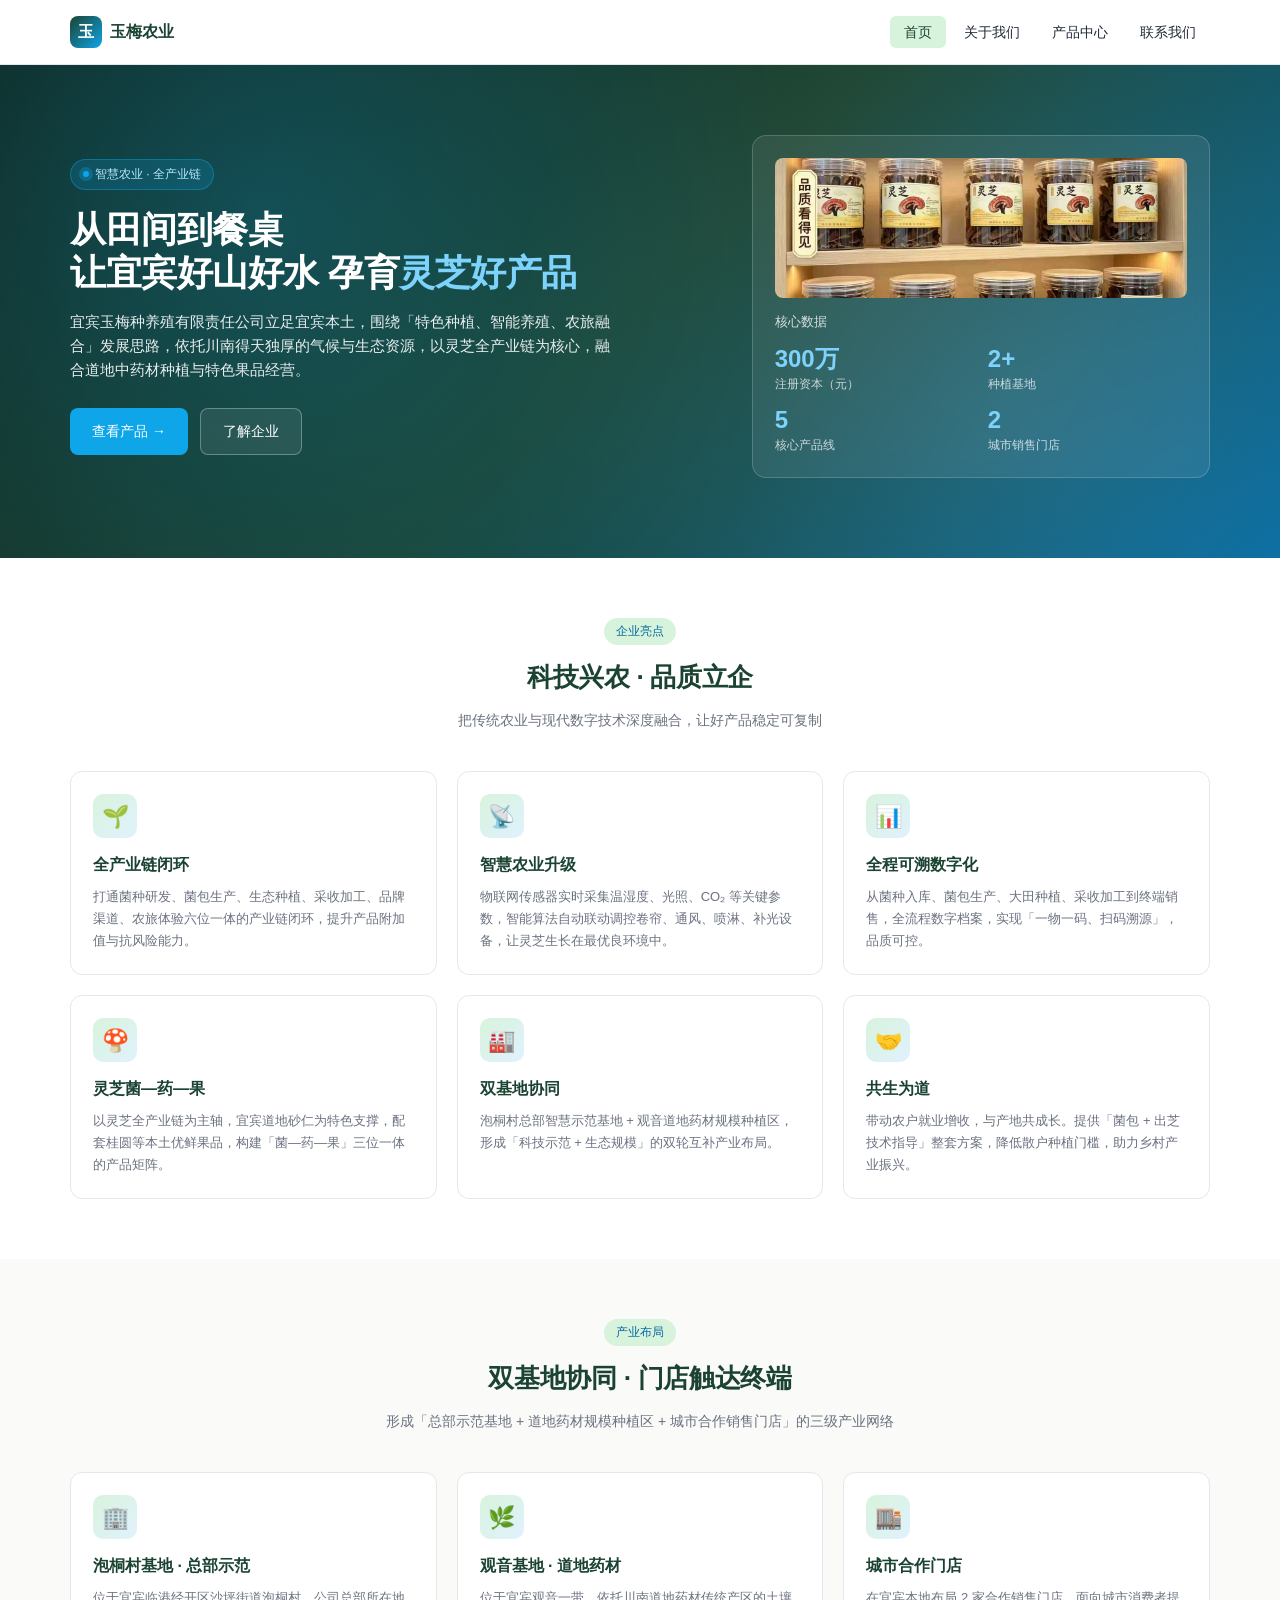
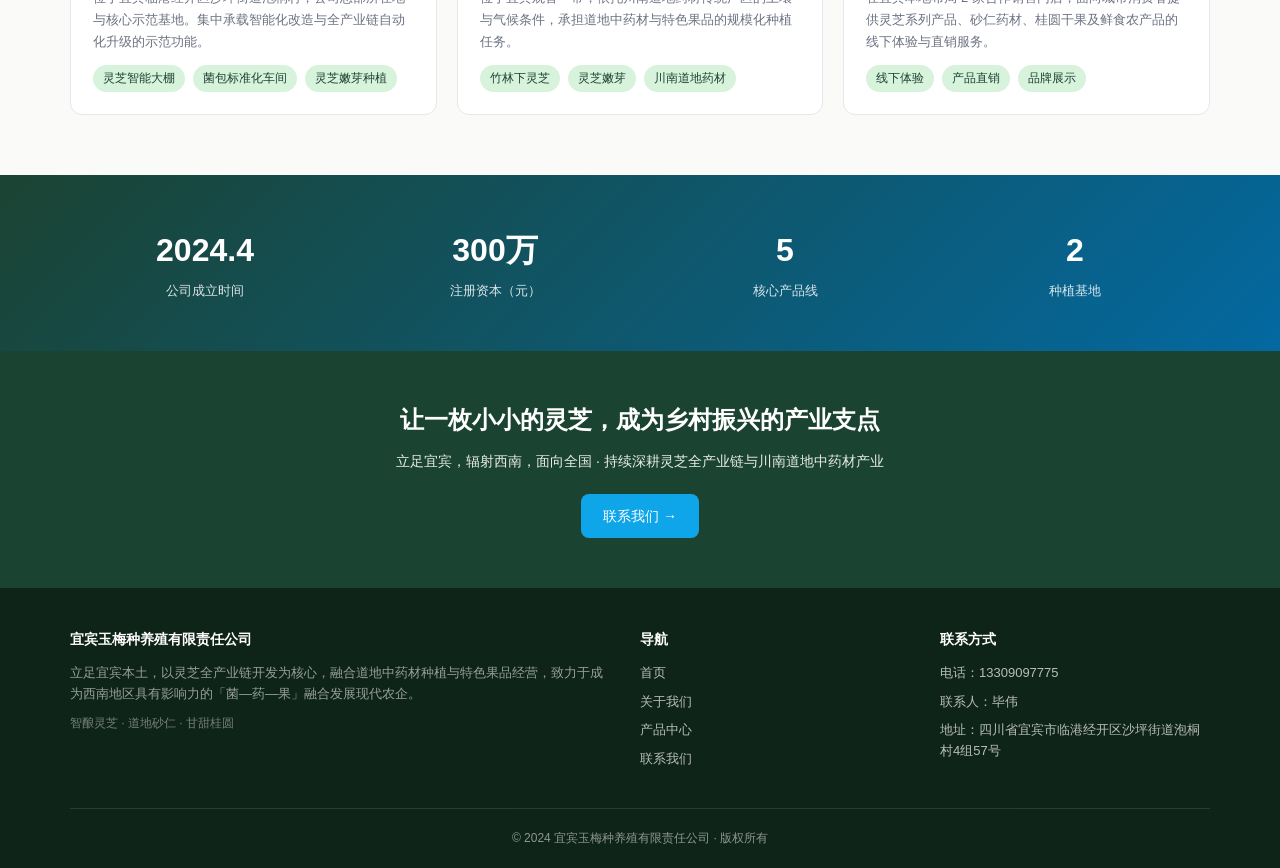
<file: index.html>
<!DOCTYPE html>
<html lang="zh-CN">
<head>
<meta charset="UTF-8">
<meta name="viewport" content="width=device-width, initial-scale=1.0">
<title>宜宾玉梅种养殖有限责任公司 · 智慧灵芝全产业链</title>
<meta name="description" content="宜宾玉梅种养殖有限责任公司，立足宜宾本土，以灵芝全产业链开发为核心，融合道地中药材种植与特色果品经营，构建菌-药-果三位一体的现代农商生态。">
<link rel="stylesheet" href="assets/style.css">
</head>
<body>

<!-- 导航 -->
<nav class="navbar">
  <div class="container">
    <a href="index.html" class="logo">
      <span class="logo-mark">玉</span>
      <span>玉梅农业</span>
    </a>
    <ul class="nav-menu" id="navMenu">
      <li><a href="index.html" class="active">首页</a></li>
      <li><a href="about.html">关于我们</a></li>
      <li><a href="products.html">产品中心</a></li>
      <li><a href="contact.html">联系我们</a></li>
    </ul>
    <button class="nav-toggle" id="navToggle" aria-label="菜单">≡</button>
  </div>
</nav>

<!-- Hero -->
<section class="hero">
  <div class="container">
    <div>
      <div class="hero-tag"><span class="dot"></span>智慧农业 · 全产业链</div>
      <h1>从田间到餐桌<br>让宜宾好山好水 孕育<span class="accent">灵芝好产品</span></h1>
      <p>宜宾玉梅种养殖有限责任公司立足宜宾本土，围绕「特色种植、智能养殖、农旅融合」发展思路，依托川南得天独厚的气候与生态资源，以灵芝全产业链为核心，融合道地中药材种植与特色果品经营。</p>
      <div class="hero-actions">
        <a href="products.html" class="btn btn-primary">查看产品 →</a>
        <a href="about.html" class="btn btn-ghost">了解企业</a>
      </div>
    </div>
    <div class="hero-card">
      <div style="height:140px;border-radius:8px;overflow:hidden;margin-bottom:14px;">
        <img src="assets/images/lingzhi-shelf.jpg" alt="玉梅灵芝产品" style="width:100%;height:100%;object-fit:cover;display:block;">
      </div>
      <h3>核心数据</h3>
      <div class="hero-stats">
        <div class="hero-stat">
          <div class="num">300万</div>
          <div class="label">注册资本（元）</div>
        </div>
        <div class="hero-stat">
          <div class="num">2+</div>
          <div class="label">种植基地</div>
        </div>
        <div class="hero-stat">
          <div class="num">5</div>
          <div class="label">核心产品线</div>
        </div>
        <div class="hero-stat">
          <div class="num">2</div>
          <div class="label">城市销售门店</div>
        </div>
      </div>
    </div>
  </div>
</section>

<!-- 企业亮点 -->
<section class="section section-alt">
  <div class="container">
    <div class="section-header">
      <span class="eyebrow">企业亮点</span>
      <h2>科技兴农 · 品质立企</h2>
      <p>把传统农业与现代数字技术深度融合，让好产品稳定可复制</p>
    </div>
    <div class="grid grid-3">
      <div class="card">
        <div class="card-icon">🌱</div>
        <h3>全产业链闭环</h3>
        <p>打通菌种研发、菌包生产、生态种植、采收加工、品牌渠道、农旅体验六位一体的产业链闭环，提升产品附加值与抗风险能力。</p>
      </div>
      <div class="card">
        <div class="card-icon">📡</div>
        <h3>智慧农业升级</h3>
        <p>物联网传感器实时采集温湿度、光照、CO₂ 等关键参数，智能算法自动联动调控卷帘、通风、喷淋、补光设备，让灵芝生长在最优良环境中。</p>
      </div>
      <div class="card">
        <div class="card-icon">📊</div>
        <h3>全程可溯数字化</h3>
        <p>从菌种入库、菌包生产、大田种植、采收加工到终端销售，全流程数字档案，实现「一物一码、扫码溯源」，品质可控。</p>
      </div>
      <div class="card">
        <div class="card-icon">🍄</div>
        <h3>灵芝菌—药—果</h3>
        <p>以灵芝全产业链为主轴，宜宾道地砂仁为特色支撑，配套桂圆等本土优鲜果品，构建「菌—药—果」三位一体的产品矩阵。</p>
      </div>
      <div class="card">
        <div class="card-icon">🏭</div>
        <h3>双基地协同</h3>
        <p>泡桐村总部智慧示范基地 + 观音道地药材规模种植区，形成「科技示范 + 生态规模」的双轮互补产业布局。</p>
      </div>
      <div class="card">
        <div class="card-icon">🤝</div>
        <h3>共生为道</h3>
        <p>带动农户就业增收，与产地共成长。提供「菌包 + 出芝技术指导」整套方案，降低散户种植门槛，助力乡村产业振兴。</p>
      </div>
    </div>
  </div>
</section>

<!-- 产业布局 -->
<section class="section">
  <div class="container">
    <div class="section-header">
      <span class="eyebrow">产业布局</span>
      <h2>双基地协同 · 门店触达终端</h2>
      <p>形成「总部示范基地 + 道地药材规模种植区 + 城市合作销售门店」的三级产业网络</p>
    </div>
    <div class="grid grid-3">
      <div class="card">
        <div class="card-icon">🏢</div>
        <h3>泡桐村基地 · 总部示范</h3>
        <p>位于宜宾临港经开区沙坪街道泡桐村，公司总部所在地与核心示范基地。集中承载智能化改造与全产业链自动化升级的示范功能。</p>
        <div class="tag-list">
          <span class="tag">灵芝智能大棚</span>
          <span class="tag">菌包标准化车间</span>
          <span class="tag">灵芝嫩芽种植</span>
        </div>
      </div>
      <div class="card">
        <div class="card-icon">🌿</div>
        <h3>观音基地 · 道地药材</h3>
        <p>位于宜宾观音一带，依托川南道地药材传统产区的土壤与气候条件，承担道地中药材与特色果品的规模化种植任务。</p>
        <div class="tag-list">
          <span class="tag">竹林下灵芝</span>
          <span class="tag">灵芝嫩芽</span>
          <span class="tag">川南道地药材</span>
        </div>
      </div>
      <div class="card">
        <div class="card-icon">🏬</div>
        <h3>城市合作门店</h3>
        <p>在宜宾本地布局 2 家合作销售门店，面向城市消费者提供灵芝系列产品、砂仁药材、桂圆干果及鲜食农产品的线下体验与直销服务。</p>
        <div class="tag-list">
          <span class="tag">线下体验</span>
          <span class="tag">产品直销</span>
          <span class="tag">品牌展示</span>
        </div>
      </div>
    </div>
  </div>
</section>

<!-- 数据条 -->
<section class="stat-band">
  <div class="container">
    <div class="grid">
      <div>
        <div class="num">2024.4</div>
        <div class="label">公司成立时间</div>
      </div>
      <div>
        <div class="num">300万</div>
        <div class="label">注册资本（元）</div>
      </div>
      <div>
        <div class="num">5</div>
        <div class="label">核心产品线</div>
      </div>
      <div>
        <div class="num">2</div>
        <div class="label">种植基地</div>
      </div>
    </div>
  </div>
</section>

<!-- CTA -->
<section class="cta">
  <div class="container">
    <h2>让一枚小小的灵芝，成为乡村振兴的产业支点</h2>
    <p>立足宜宾，辐射西南，面向全国 · 持续深耕灵芝全产业链与川南道地中药材产业</p>
    <a href="contact.html" class="btn btn-primary">联系我们 →</a>
  </div>
</section>

<!-- 页脚 -->
<footer>
  <div class="container">
    <div class="footer-grid">
      <div>
        <h4>宜宾玉梅种养殖有限责任公司</h4>
        <p style="margin-bottom:10px;opacity:.8;">立足宜宾本土，以灵芝全产业链开发为核心，融合道地中药材种植与特色果品经营，致力于成为西南地区具有影响力的「菌—药—果」融合发展现代农企。</p>
        <p style="opacity:.6;font-size:12px;">智酿灵芝 · 道地砂仁 · 甘甜桂圆</p>
      </div>
      <div>
        <h4>导航</h4>
        <ul>
          <li><a href="index.html">首页</a></li>
          <li><a href="about.html">关于我们</a></li>
          <li><a href="products.html">产品中心</a></li>
          <li><a href="contact.html">联系我们</a></li>
        </ul>
      </div>
      <div>
        <h4>联系方式</h4>
        <ul>
          <li>电话：13309097775</li>
          <li>联系人：毕伟</li>
          <li>地址：四川省宜宾市临港经开区沙坪街道泡桐村4组57号</li>
        </ul>
      </div>
    </div>
    <div class="footer-bottom">
      © 2024 宜宾玉梅种养殖有限责任公司 · 版权所有
    </div>
  </div>
</footer>

<script>
  // 移动端菜单
  document.getElementById('navToggle').addEventListener('click', function() {
    document.getElementById('navMenu').classList.toggle('open');
  });
</script>
</body>
</html>
</file>
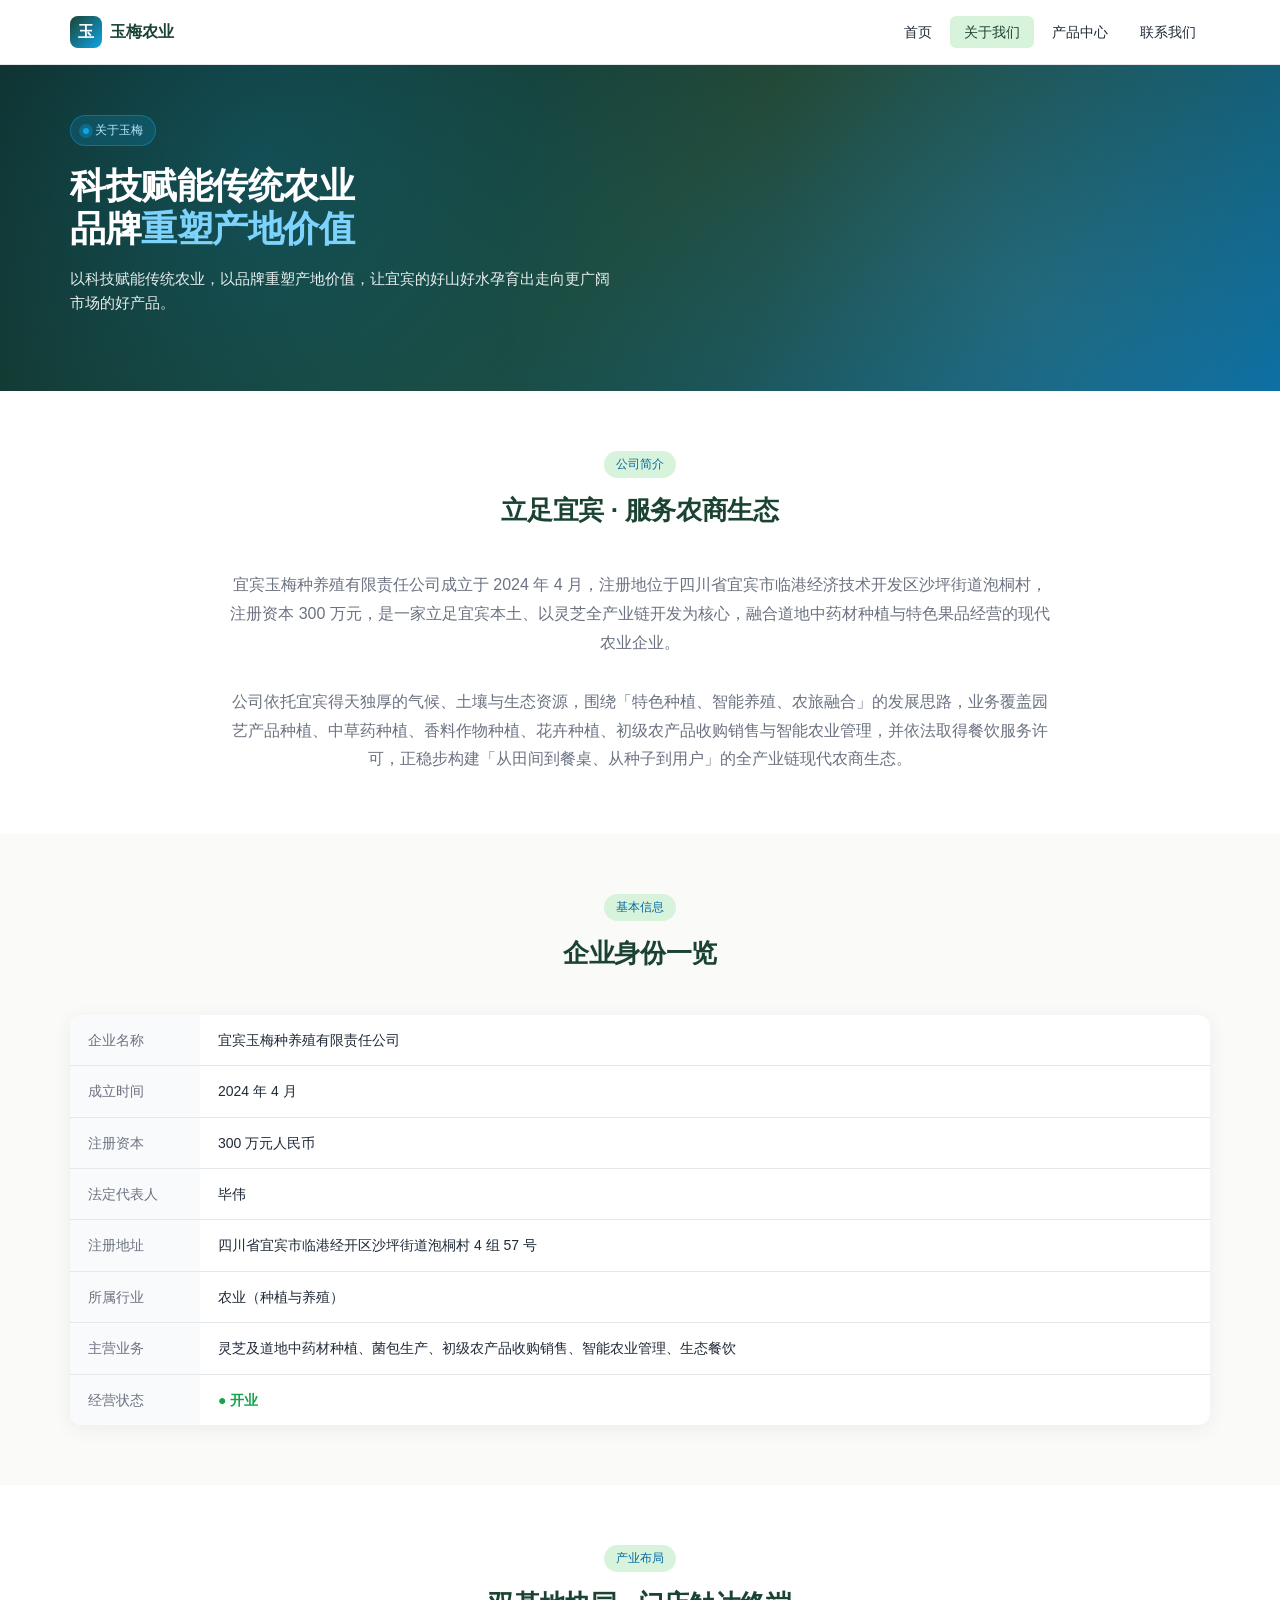
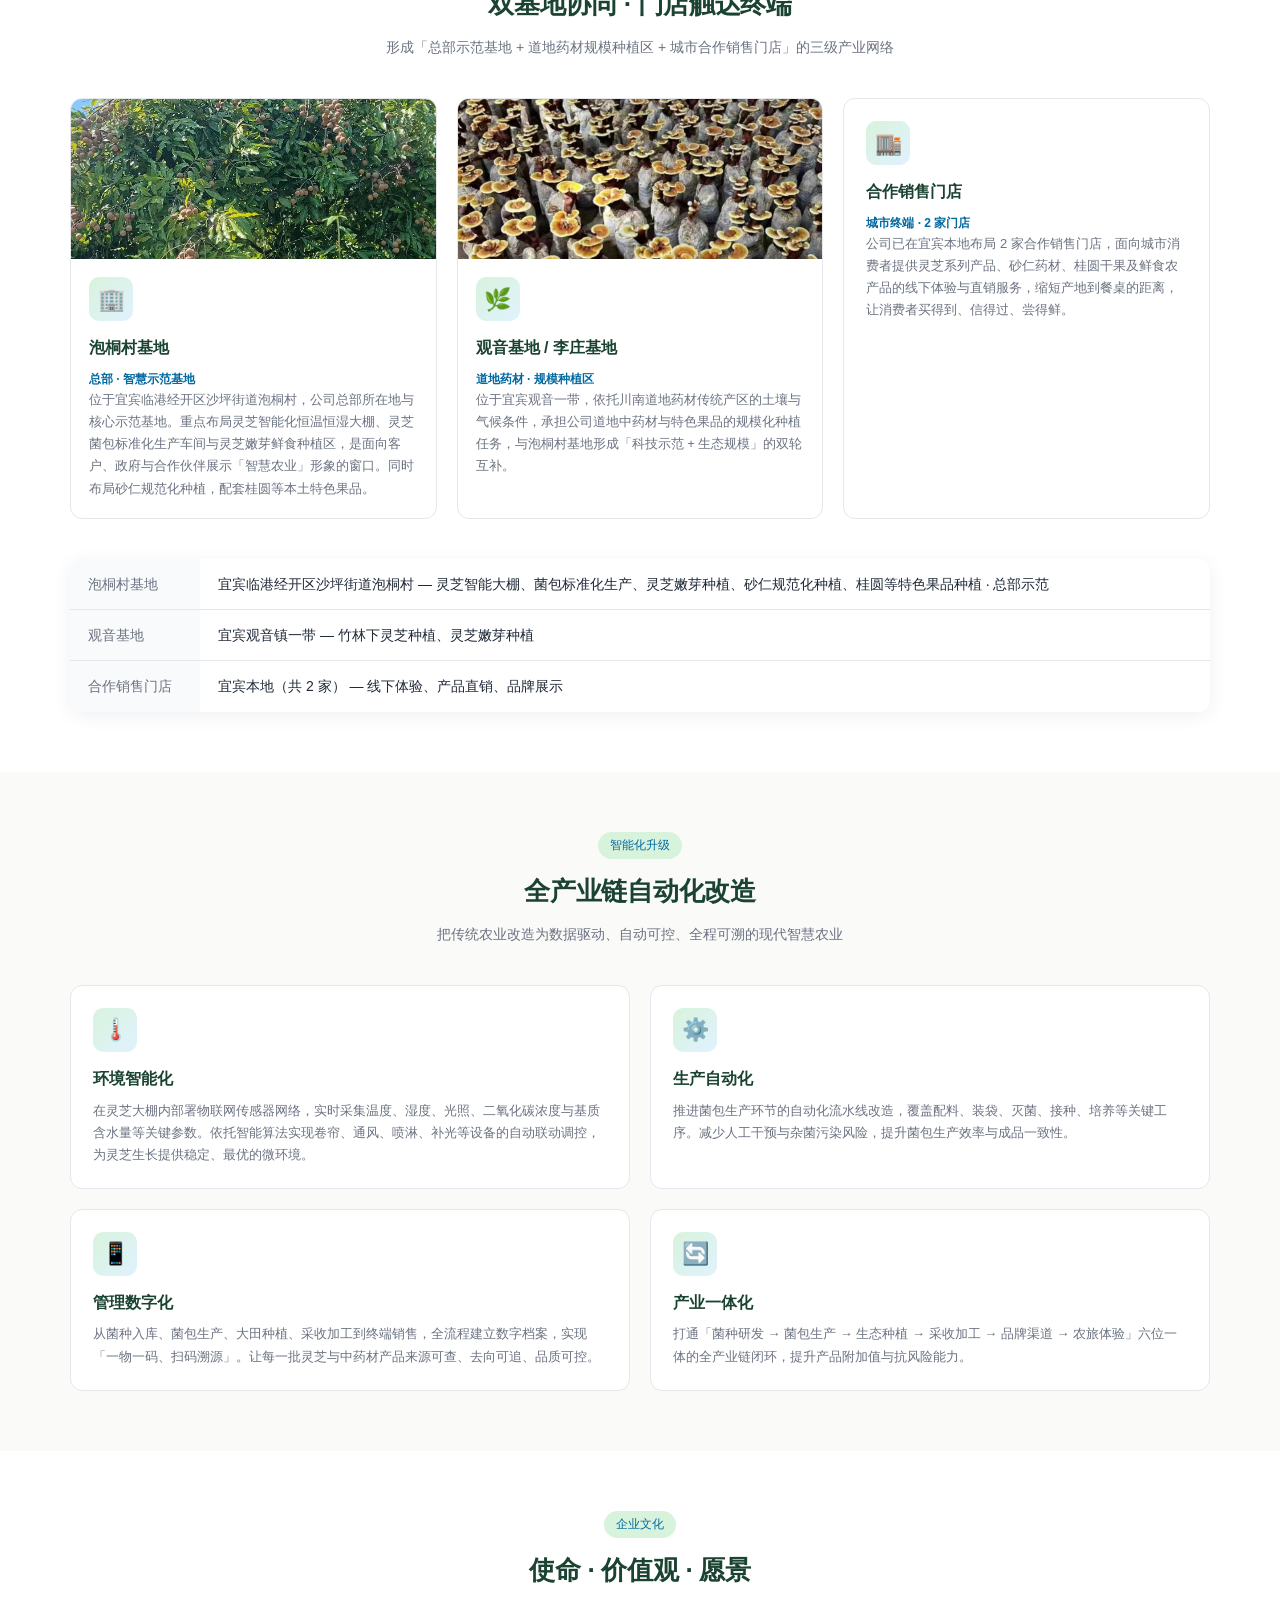
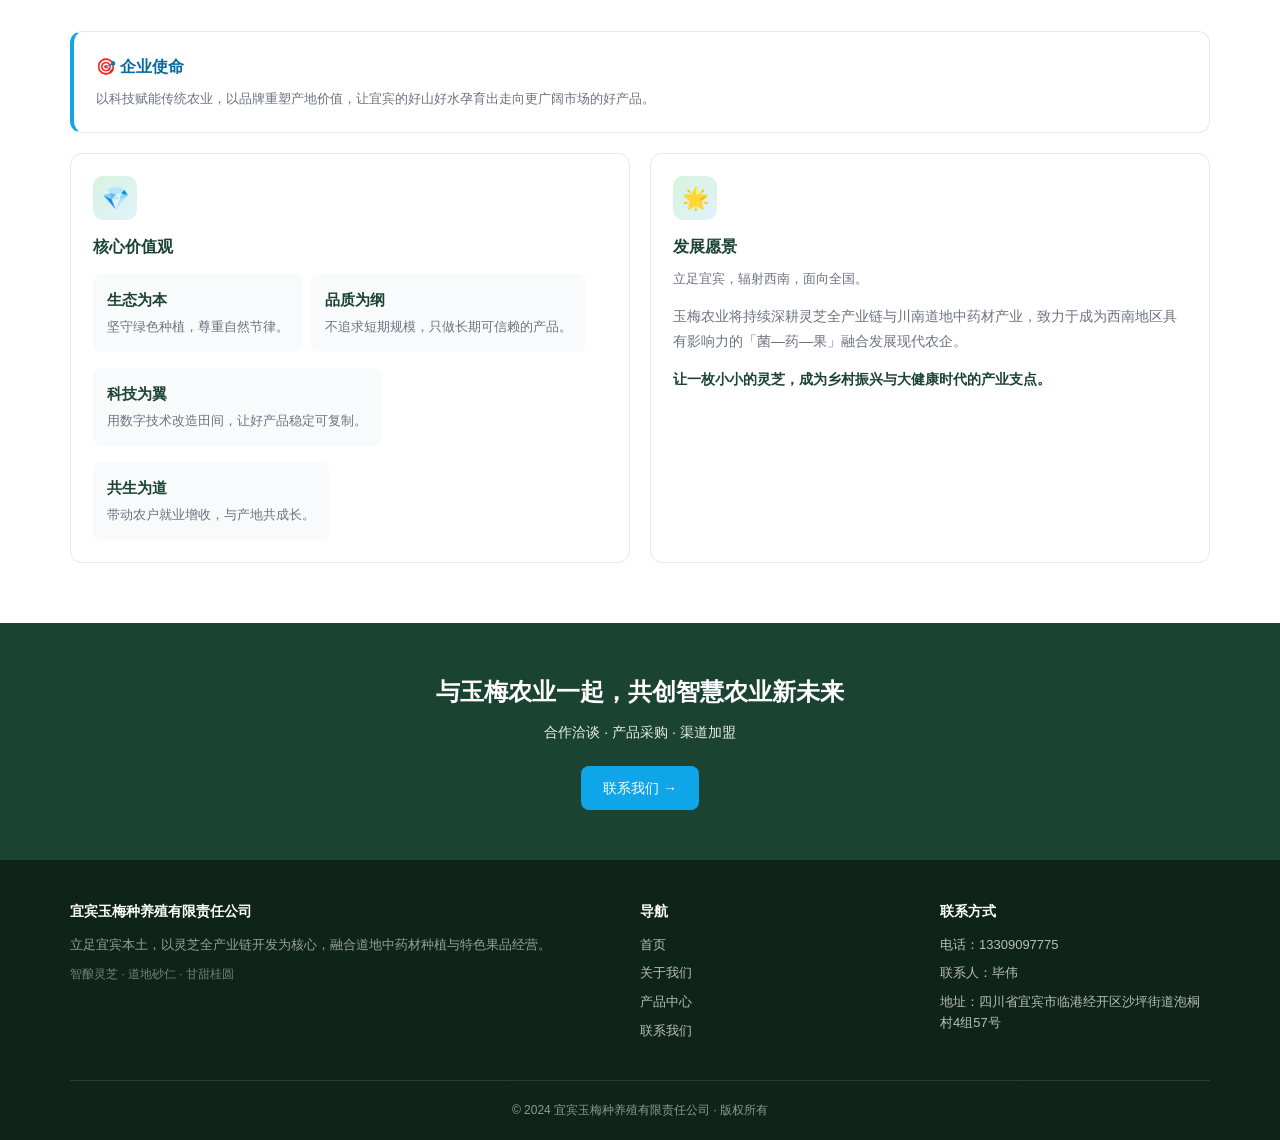
<file: about.html>
<!DOCTYPE html>
<html lang="zh-CN">
<head>
<meta charset="UTF-8">
<meta name="viewport" content="width=device-width, initial-scale=1.0">
<title>关于我们 · 宜宾玉梅种养殖有限责任公司</title>
<link rel="stylesheet" href="assets/style.css">
</head>
<body>

<nav class="navbar">
  <div class="container">
    <a href="index.html" class="logo">
      <span class="logo-mark">玉</span>
      <span>玉梅农业</span>
    </a>
    <ul class="nav-menu" id="navMenu">
      <li><a href="index.html">首页</a></li>
      <li><a href="about.html" class="active">关于我们</a></li>
      <li><a href="products.html">产品中心</a></li>
      <li><a href="contact.html">联系我们</a></li>
    </ul>
    <button class="nav-toggle" id="navToggle" aria-label="菜单">≡</button>
  </div>
</nav>

<!-- Hero 小幅 -->
<section class="hero" style="padding:50px 0 50px;">
  <div class="container">
    <div>
      <div class="hero-tag"><span class="dot"></span>关于玉梅</div>
      <h1>科技赋能传统农业<br>品牌<span class="accent">重塑产地价值</span></h1>
      <p>以科技赋能传统农业，以品牌重塑产地价值，让宜宾的好山好水孕育出走向更广阔市场的好产品。</p>
    </div>
  </div>
</section>

<!-- 公司简介 -->
<section class="section section-alt">
  <div class="container">
    <div class="section-header">
      <span class="eyebrow">公司简介</span>
      <h2>立足宜宾 · 服务农商生态</h2>
    </div>
    <p class="lead text-center" style="max-width:820px;margin:0 auto 30px;">
      宜宾玉梅种养殖有限责任公司成立于 2024 年 4 月，注册地位于四川省宜宾市临港经济技术开发区沙坪街道泡桐村，注册资本 300 万元，是一家立足宜宾本土、以灵芝全产业链开发为核心，融合道地中药材种植与特色果品经营的现代农业企业。
    </p>
    <p class="lead text-center" style="max-width:820px;margin:0 auto;">
      公司依托宜宾得天独厚的气候、土壤与生态资源，围绕「特色种植、智能养殖、农旅融合」的发展思路，业务覆盖园艺产品种植、中草药种植、香料作物种植、花卉种植、初级农产品收购销售与智能农业管理，并依法取得餐饮服务许可，正稳步构建「从田间到餐桌、从种子到用户」的全产业链现代农商生态。
    </p>
  </div>
</section>

<!-- 基本信息 -->
<section class="section">
  <div class="container">
    <div class="section-header">
      <span class="eyebrow">基本信息</span>
      <h2>企业身份一览</h2>
    </div>
    <table class="info-table">
      <tr><td class="label">企业名称</td><td class="value">宜宾玉梅种养殖有限责任公司</td></tr>
      <tr><td class="label">成立时间</td><td class="value">2024 年 4 月</td></tr>
      <tr><td class="label">注册资本</td><td class="value">300 万元人民币</td></tr>
      <tr><td class="label">法定代表人</td><td class="value">毕伟</td></tr>
      <tr><td class="label">注册地址</td><td class="value">四川省宜宾市临港经开区沙坪街道泡桐村 4 组 57 号</td></tr>
      <tr><td class="label">所属行业</td><td class="value">农业（种植与养殖）</td></tr>
      <tr><td class="label">主营业务</td><td class="value">灵芝及道地中药材种植、菌包生产、初级农产品收购销售、智能农业管理、生态餐饮</td></tr>
      <tr><td class="label">经营状态</td><td class="value"><span style="color:#16A34A;font-weight:600;">● 开业</span></td></tr>
    </table>
  </div>
</section>

<!-- 产业布局 -->
<section class="section section-alt">
  <div class="container">
    <div class="section-header">
      <span class="eyebrow">产业布局</span>
      <h2>双基地协同 · 门店触达终端</h2>
      <p>形成「总部示范基地 + 道地药材规模种植区 + 城市合作销售门店」的三级产业网络</p>
    </div>
    <div class="grid grid-3">
      <div class="card" style="padding:0;overflow:hidden;">
        <div style="height:160px;overflow:hidden;">
          <img src="assets/images/farm-env.jpg" alt="泡桐村基地种植环境" style="width:100%;height:100%;object-fit:cover;display:block;">
        </div>
        <div style="padding:18px;">
          <div class="card-icon">🏢</div>
          <h3>泡桐村基地</h3>
          <p style="color:var(--tech-dark);font-size:12px;font-weight:600;">总部 · 智慧示范基地</p>
          <p>位于宜宾临港经开区沙坪街道泡桐村，公司总部所在地与核心示范基地。重点布局灵芝智能化恒温恒湿大棚、灵芝菌包标准化生产车间与灵芝嫩芽鲜食种植区，是面向客户、政府与合作伙伴展示「智慧农业」形象的窗口。同时布局砂仁规范化种植，配套桂圆等本土特色果品。</p>
        </div>
      </div>
      <div class="card" style="padding:0;overflow:hidden;">
        <div style="height:160px;overflow:hidden;">
          <img src="assets/images/farm-scene.jpg" alt="观音基地种植情况" style="width:100%;height:100%;object-fit:cover;display:block;">
        </div>
        <div style="padding:18px;">
          <div class="card-icon">🌿</div>
          <h3>观音基地 / 李庄基地</h3>
          <p style="color:var(--tech-dark);font-size:12px;font-weight:600;">道地药材 · 规模种植区</p>
          <p>位于宜宾观音一带，依托川南道地药材传统产区的土壤与气候条件，承担公司道地中药材与特色果品的规模化种植任务，与泡桐村基地形成「科技示范 + 生态规模」的双轮互补。</p>
        </div>
      </div>
      <div class="card">
        <div class="card-icon">🏬</div>
        <h3>合作销售门店</h3>
        <p style="color:var(--tech-dark);font-size:12px;font-weight:600;">城市终端 · 2 家门店</p>
        <p>公司已在宜宾本地布局 2 家合作销售门店，面向城市消费者提供灵芝系列产品、砂仁药材、桂圆干果及鲜食农产品的线下体验与直销服务，缩短产地到餐桌的距离，让消费者买得到、信得过、尝得鲜。</p>
      </div>
    </div>

    <div class="mt-40">
      <table class="info-table">
        <tr><td class="label">泡桐村基地</td><td class="value">宜宾临港经开区沙坪街道泡桐村 — 灵芝智能大棚、菌包标准化生产、灵芝嫩芽种植、砂仁规范化种植、桂圆等特色果品种植 · 总部示范</td></tr>
        <tr><td class="label">观音基地</td><td class="value">宜宾观音镇一带 — 竹林下灵芝种植、灵芝嫩芽种植</td></tr>
        <tr><td class="label">合作销售门店</td><td class="value">宜宾本地（共 2 家） — 线下体验、产品直销、品牌展示</td></tr>
      </table>
    </div>
  </div>
</section>

<!-- 智慧化升级 -->
<section class="section">
  <div class="container">
    <div class="section-header">
      <span class="eyebrow">智能化升级</span>
      <h2>全产业链自动化改造</h2>
      <p>把传统农业改造为数据驱动、自动可控、全程可溯的现代智慧农业</p>
    </div>
    <div class="grid grid-2">
      <div class="card">
        <div class="card-icon">🌡️</div>
        <h3>环境智能化</h3>
        <p>在灵芝大棚内部署物联网传感器网络，实时采集温度、湿度、光照、二氧化碳浓度与基质含水量等关键参数。依托智能算法实现卷帘、通风、喷淋、补光等设备的自动联动调控，为灵芝生长提供稳定、最优的微环境。</p>
      </div>
      <div class="card">
        <div class="card-icon">⚙️</div>
        <h3>生产自动化</h3>
        <p>推进菌包生产环节的自动化流水线改造，覆盖配料、装袋、灭菌、接种、培养等关键工序。减少人工干预与杂菌污染风险，提升菌包生产效率与成品一致性。</p>
      </div>
      <div class="card">
        <div class="card-icon">📱</div>
        <h3>管理数字化</h3>
        <p>从菌种入库、菌包生产、大田种植、采收加工到终端销售，全流程建立数字档案，实现「一物一码、扫码溯源」。让每一批灵芝与中药材产品来源可查、去向可追、品质可控。</p>
      </div>
      <div class="card">
        <div class="card-icon">🔄</div>
        <h3>产业一体化</h3>
        <p>打通「菌种研发 → 菌包生产 → 生态种植 → 采收加工 → 品牌渠道 → 农旅体验」六位一体的全产业链闭环，提升产品附加值与抗风险能力。</p>
      </div>
    </div>
  </div>
</section>

<!-- 企业文化 -->
<section class="section section-alt">
  <div class="container">
    <div class="section-header">
      <span class="eyebrow">企业文化</span>
      <h2>使命 · 价值观 · 愿景</h2>
    </div>

    <div class="card mb-20" style="border-left:4px solid var(--tech);">
      <h3 style="color:var(--tech-dark);">🎯 企业使命</h3>
      <p class="lead" style="margin:0;">以科技赋能传统农业，以品牌重塑产地价值，让宜宾的好山好水孕育出走向更广阔市场的好产品。</p>
    </div>

    <div class="grid grid-2 mt-20">
      <div class="card">
        <div class="card-icon">💎</div>
        <h3>核心价值观</h3>
        <div class="tag-list" style="margin-top:14px;">
          <div style="padding:14px;background:#F9FAFB;border-radius:8px;margin-bottom:8px;">
            <strong style="color:var(--green);">生态为本</strong>
            <p style="font-size:13px;color:var(--muted);margin-top:4px;">坚守绿色种植，尊重自然节律。</p>
          </div>
          <div style="padding:14px;background:#F9FAFB;border-radius:8px;margin-bottom:8px;">
            <strong style="color:var(--green);">品质为纲</strong>
            <p style="font-size:13px;color:var(--muted);margin-top:4px;">不追求短期规模，只做长期可信赖的产品。</p>
          </div>
          <div style="padding:14px;background:#F9FAFB;border-radius:8px;margin-bottom:8px;">
            <strong style="color:var(--green);">科技为翼</strong>
            <p style="font-size:13px;color:var(--muted);margin-top:4px;">用数字技术改造田间，让好产品稳定可复制。</p>
          </div>
          <div style="padding:14px;background:#F9FAFB;border-radius:8px;">
            <strong style="color:var(--green);">共生为道</strong>
            <p style="font-size:13px;color:var(--muted);margin-top:4px;">带动农户就业增收，与产地共成长。</p>
          </div>
        </div>
      </div>
      <div class="card">
        <div class="card-icon">🌟</div>
        <h3>发展愿景</h3>
        <p class="lead">立足宜宾，辐射西南，面向全国。</p>
        <p style="margin-top:14px;font-size:14px;color:var(--muted);line-height:1.8;">
          玉梅农业将持续深耕灵芝全产业链与川南道地中药材产业，致力于成为西南地区具有影响力的「菌—药—果」融合发展现代农企。
        </p>
        <p style="margin-top:14px;font-size:14px;color:var(--green);font-weight:600;">
          让一枚小小的灵芝，成为乡村振兴与大健康时代的产业支点。
        </p>
      </div>
    </div>
  </div>
</section>

<!-- CTA -->
<section class="cta">
  <div class="container">
    <h2>与玉梅农业一起，共创智慧农业新未来</h2>
    <p>合作洽谈 · 产品采购 · 渠道加盟</p>
    <a href="contact.html" class="btn btn-primary">联系我们 →</a>
  </div>
</section>

<footer>
  <div class="container">
    <div class="footer-grid">
      <div>
        <h4>宜宾玉梅种养殖有限责任公司</h4>
        <p style="margin-bottom:10px;opacity:.8;">立足宜宾本土，以灵芝全产业链开发为核心，融合道地中药材种植与特色果品经营。</p>
        <p style="opacity:.6;font-size:12px;">智酿灵芝 · 道地砂仁 · 甘甜桂圆</p>
      </div>
      <div>
        <h4>导航</h4>
        <ul>
          <li><a href="index.html">首页</a></li>
          <li><a href="about.html">关于我们</a></li>
          <li><a href="products.html">产品中心</a></li>
          <li><a href="contact.html">联系我们</a></li>
        </ul>
      </div>
      <div>
        <h4>联系方式</h4>
        <ul>
          <li>电话：13309097775</li>
          <li>联系人：毕伟</li>
          <li>地址：四川省宜宾市临港经开区沙坪街道泡桐村4组57号</li>
        </ul>
      </div>
    </div>
    <div class="footer-bottom">
      © 2024 宜宾玉梅种养殖有限责任公司 · 版权所有
    </div>
  </div>
</footer>

<script>
  document.getElementById('navToggle').addEventListener('click', function() {
    document.getElementById('navMenu').classList.toggle('open');
  });
</script>
</body>
</html>
</file>
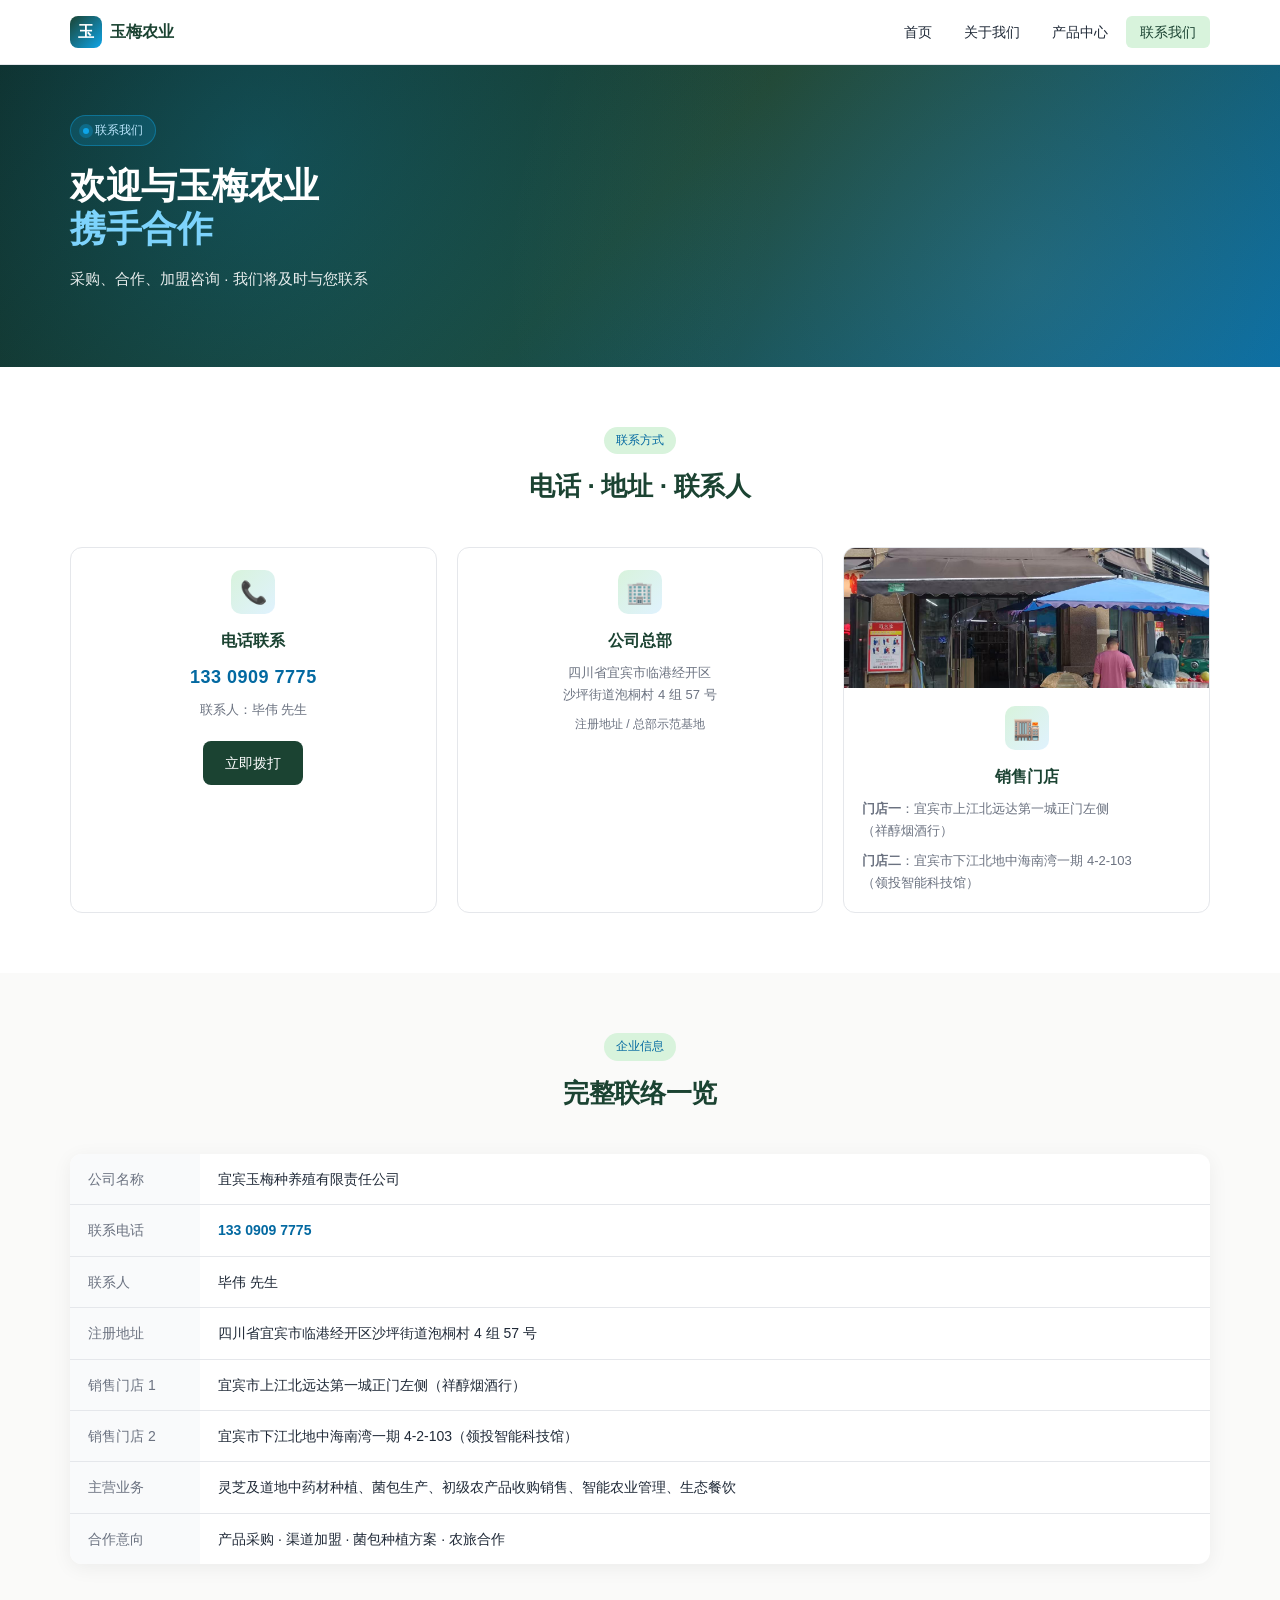
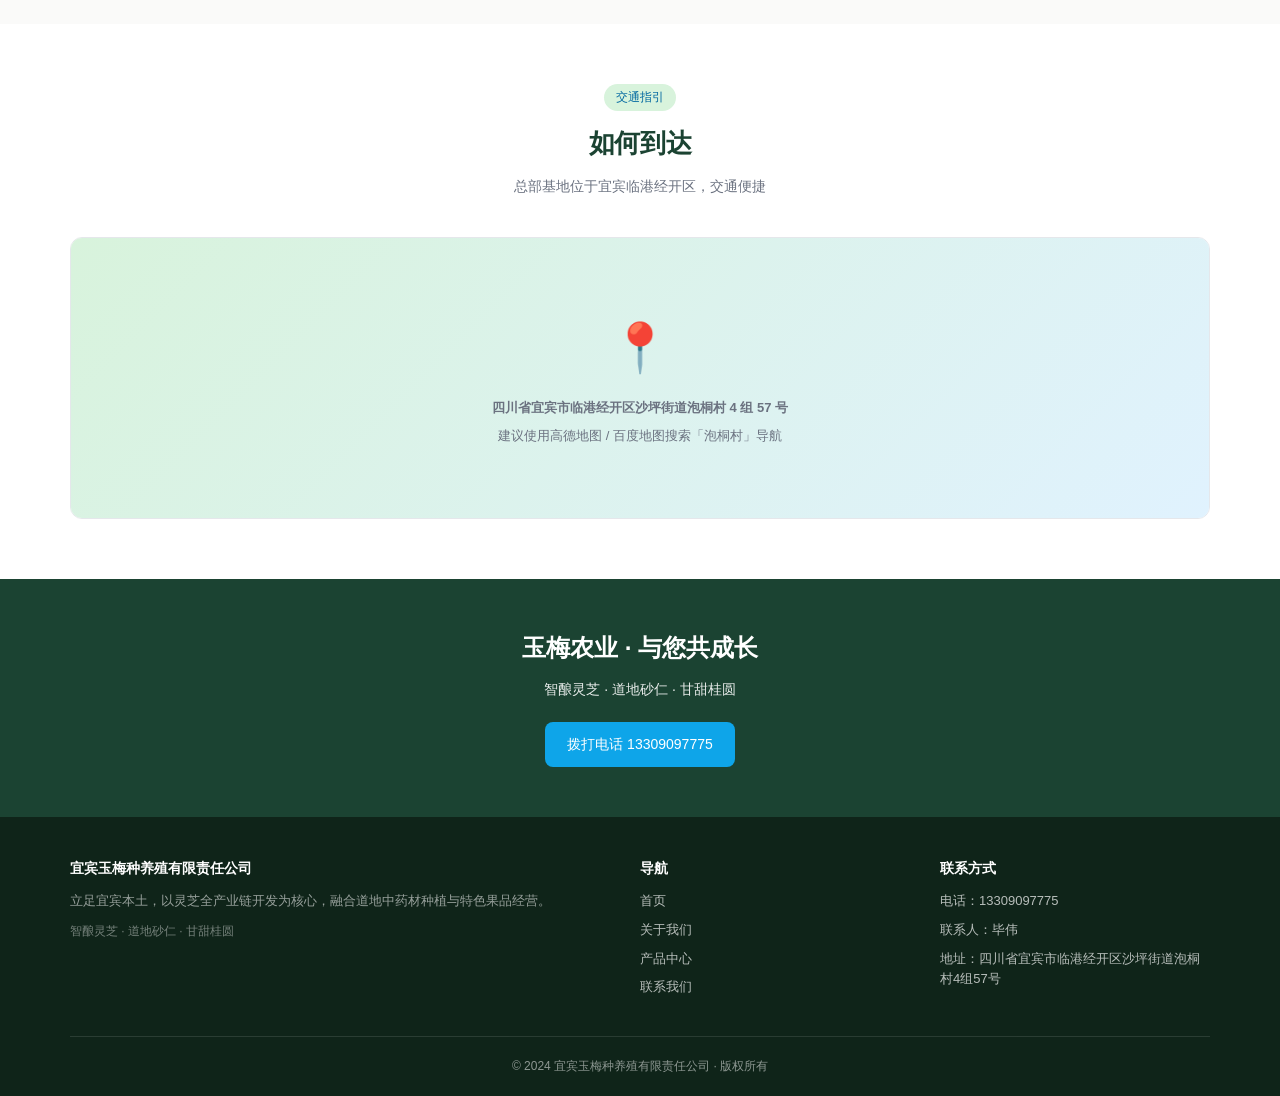
<file: contact.html>
<!DOCTYPE html>
<html lang="zh-CN">
<head>
<meta charset="UTF-8">
<meta name="viewport" content="width=device-width, initial-scale=1.0">
<title>联系我们 · 宜宾玉梅种养殖有限责任公司</title>
<link rel="stylesheet" href="assets/style.css">
</head>
<body>

<nav class="navbar">
  <div class="container">
    <a href="index.html" class="logo">
      <span class="logo-mark">玉</span>
      <span>玉梅农业</span>
    </a>
    <ul class="nav-menu" id="navMenu">
      <li><a href="index.html">首页</a></li>
      <li><a href="about.html">关于我们</a></li>
      <li><a href="products.html">产品中心</a></li>
      <li><a href="contact.html" class="active">联系我们</a></li>
    </ul>
    <button class="nav-toggle" id="navToggle" aria-label="菜单">≡</button>
  </div>
</nav>

<section class="hero" style="padding:50px 0 50px;">
  <div class="container">
    <div>
      <div class="hero-tag"><span class="dot"></span>联系我们</div>
      <h1>欢迎与玉梅农业<br><span class="accent">携手合作</span></h1>
      <p>采购、合作、加盟咨询 · 我们将及时与您联系</p>
    </div>
  </div>
</section>

<!-- 联系方式 -->
<section class="section section-alt">
  <div class="container">
    <div class="section-header">
      <span class="eyebrow">联系方式</span>
      <h2>电话 · 地址 · 联系人</h2>
    </div>

    <div class="grid grid-3">
      <div class="card text-center">
        <div class="card-icon" style="margin:0 auto 14px;">📞</div>
        <h3>电话联系</h3>
        <p style="font-size:18px;color:var(--tech-dark);font-weight:700;letter-spacing:.5px;">133 0909 7775</p>
        <p style="font-size:13px;color:var(--muted);margin-top:6px;">联系人：毕伟 先生</p>
        <a href="tel:13309097775" class="btn btn-green mt-20">立即拨打</a>
      </div>
      <div class="card text-center">
        <div class="card-icon" style="margin:0 auto 14px;">🏢</div>
        <h3>公司总部</h3>
        <p style="font-size:13px;line-height:1.7;">四川省宜宾市临港经开区<br>沙坪街道泡桐村 4 组 57 号</p>
        <p style="font-size:12px;color:var(--muted);margin-top:8px;">注册地址 / 总部示范基地</p>
      </div>
      <div class="card text-center" style="padding:0;overflow:hidden;">
        <div style="height:140px;background:linear-gradient(135deg,var(--green-soft),#E0F2FE);overflow:hidden;">
          <img src="assets/images/store.jpg" alt="玉梅农业销售门店" style="width:100%;height:100%;object-fit:cover;display:block;">
        </div>
        <div style="padding:18px;">
          <div class="card-icon" style="margin:0 auto 14px;">🏬</div>
          <h3>销售门店</h3>
          <p style="font-size:13px;line-height:1.7;text-align:left;">
            <strong>门店一</strong>：宜宾市上江北远达第一城正门左侧<br>
            <span style="color:var(--muted);">（祥醇烟酒行）</span>
          </p>
          <p style="font-size:13px;line-height:1.7;text-align:left;margin-top:8px;">
            <strong>门店二</strong>：宜宾市下江北地中海南湾一期 4-2-103<br>
            <span style="color:var(--muted);">（领投智能科技馆）</span>
          </p>
        </div>
      </div>
    </div>
  </div>
</section>

<!-- 公司信息表 -->
<section class="section">
  <div class="container">
    <div class="section-header">
      <span class="eyebrow">企业信息</span>
      <h2>完整联络一览</h2>
    </div>
    <table class="info-table">
      <tr><td class="label">公司名称</td><td class="value">宜宾玉梅种养殖有限责任公司</td></tr>
      <tr><td class="label">联系电话</td><td class="value"><a href="tel:13309097775" style="color:var(--tech-dark);text-decoration:none;font-weight:600;">133 0909 7775</a></td></tr>
      <tr><td class="label">联系人</td><td class="value">毕伟 先生</td></tr>
      <tr><td class="label">注册地址</td><td class="value">四川省宜宾市临港经开区沙坪街道泡桐村 4 组 57 号</td></tr>
      <tr><td class="label">销售门店 1</td><td class="value">宜宾市上江北远达第一城正门左侧（祥醇烟酒行）</td></tr>
      <tr><td class="label">销售门店 2</td><td class="value">宜宾市下江北地中海南湾一期 4-2-103（领投智能科技馆）</td></tr>
      <tr><td class="label">主营业务</td><td class="value">灵芝及道地中药材种植、菌包生产、初级农产品收购销售、智能农业管理、生态餐饮</td></tr>
      <tr><td class="label">合作意向</td><td class="value">产品采购 · 渠道加盟 · 菌包种植方案 · 农旅合作</td></tr>
    </table>
  </div>
</section>

<!-- 地图占位 -->
<section class="section section-alt">
  <div class="container">
    <div class="section-header">
      <span class="eyebrow">交通指引</span>
      <h2>如何到达</h2>
      <p>总部基地位于宜宾临港经开区，交通便捷</p>
    </div>
    <div class="card" style="padding:0;overflow:hidden;">
      <div style="height:280px;background:linear-gradient(135deg,var(--green-soft),#E0F2FE);display:flex;align-items:center;justify-content:center;flex-direction:column;color:var(--green);">
        <div style="font-size:48px;">📍</div>
        <p style="margin-top:10px;font-weight:600;">四川省宜宾市临港经开区沙坪街道泡桐村 4 组 57 号</p>
        <p style="font-size:13px;color:var(--muted);margin-top:6px;">建议使用高德地图 / 百度地图搜索「泡桐村」导航</p>
      </div>
    </div>
  </div>
</section>

<!-- CTA -->
<section class="cta">
  <div class="container">
    <h2>玉梅农业 · 与您共成长</h2>
    <p>智酿灵芝 · 道地砂仁 · 甘甜桂圆</p>
    <a href="tel:13309097775" class="btn btn-primary">拨打电话 13309097775</a>
  </div>
</section>

<footer>
  <div class="container">
    <div class="footer-grid">
      <div>
        <h4>宜宾玉梅种养殖有限责任公司</h4>
        <p style="margin-bottom:10px;opacity:.8;">立足宜宾本土，以灵芝全产业链开发为核心，融合道地中药材种植与特色果品经营。</p>
        <p style="opacity:.6;font-size:12px;">智酿灵芝 · 道地砂仁 · 甘甜桂圆</p>
      </div>
      <div>
        <h4>导航</h4>
        <ul>
          <li><a href="index.html">首页</a></li>
          <li><a href="about.html">关于我们</a></li>
          <li><a href="products.html">产品中心</a></li>
          <li><a href="contact.html">联系我们</a></li>
        </ul>
      </div>
      <div>
        <h4>联系方式</h4>
        <ul>
          <li>电话：13309097775</li>
          <li>联系人：毕伟</li>
          <li>地址：四川省宜宾市临港经开区沙坪街道泡桐村4组57号</li>
        </ul>
      </div>
    </div>
    <div class="footer-bottom">
      © 2024 宜宾玉梅种养殖有限责任公司 · 版权所有
    </div>
  </div>
</footer>

<script>
  document.getElementById('navToggle').addEventListener('click', function() {
    document.getElementById('navMenu').classList.toggle('open');
  });
</script>
</body>
</html>
</file>
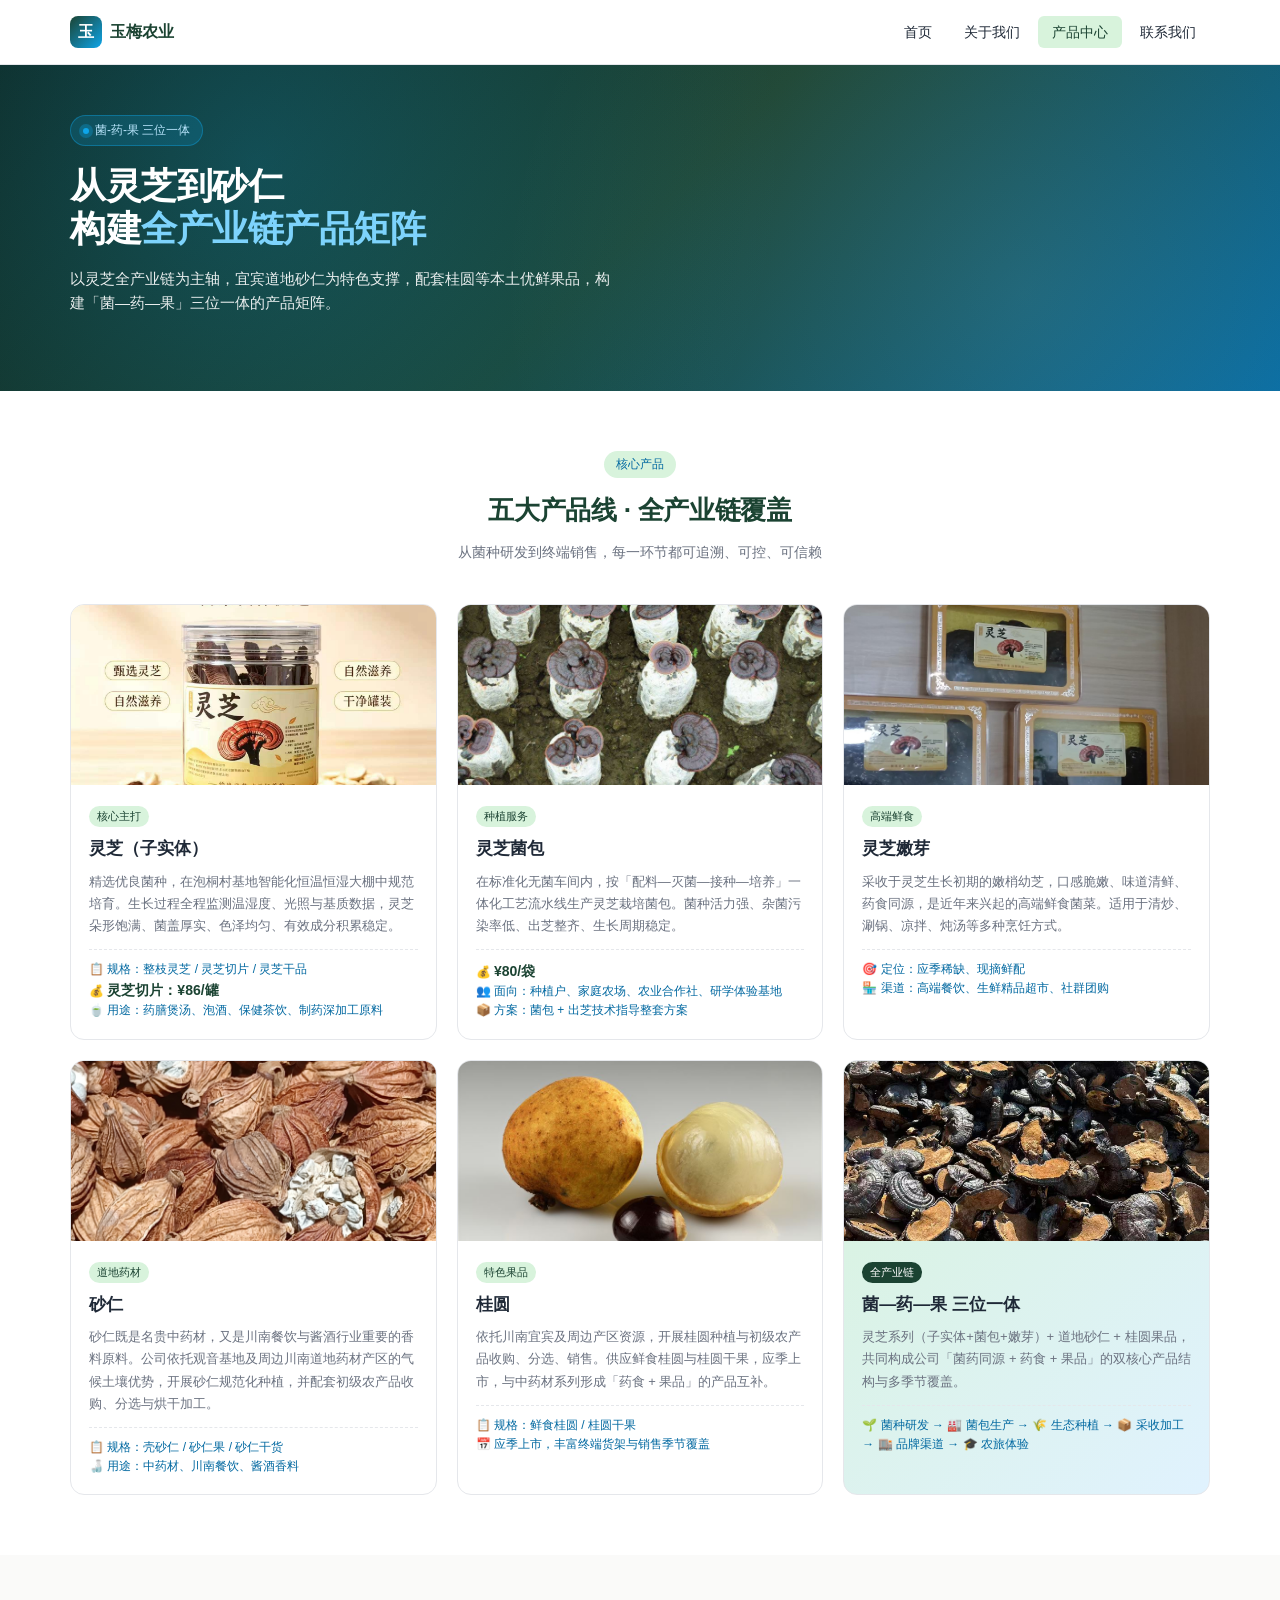
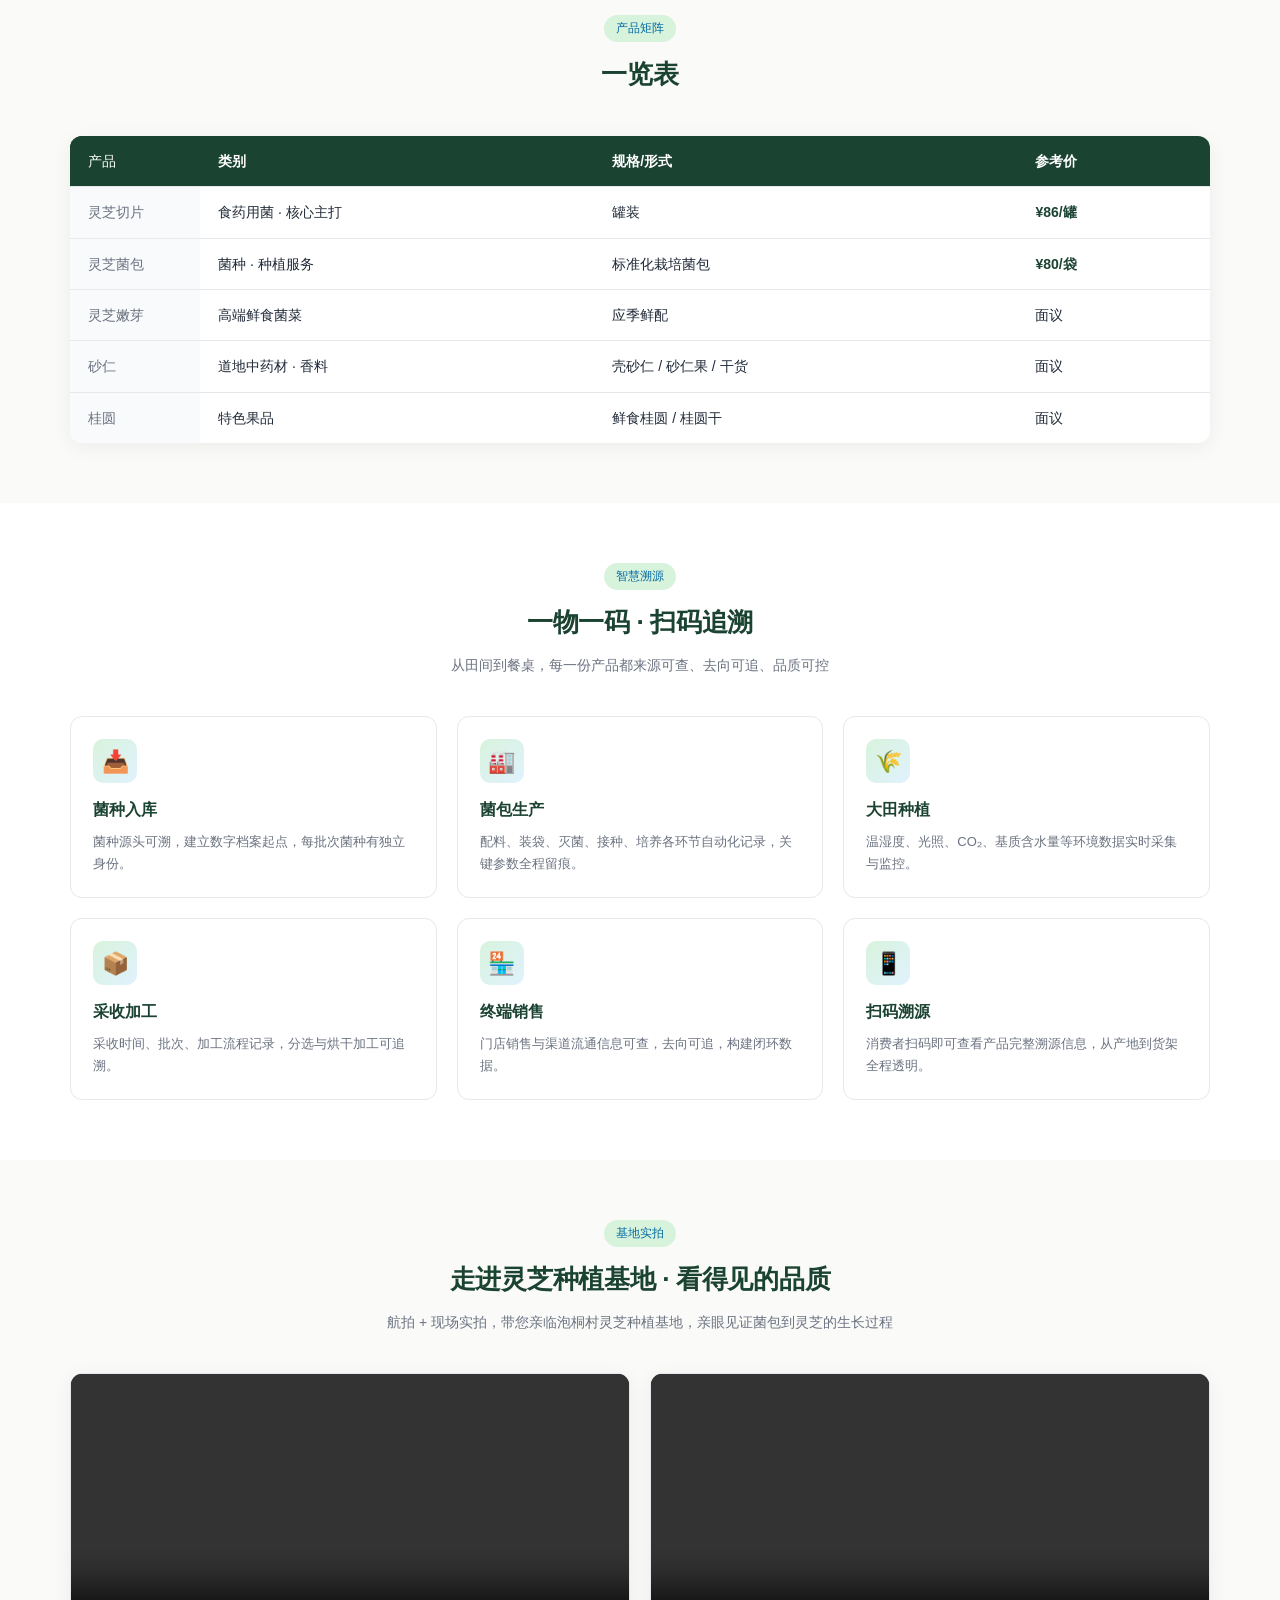
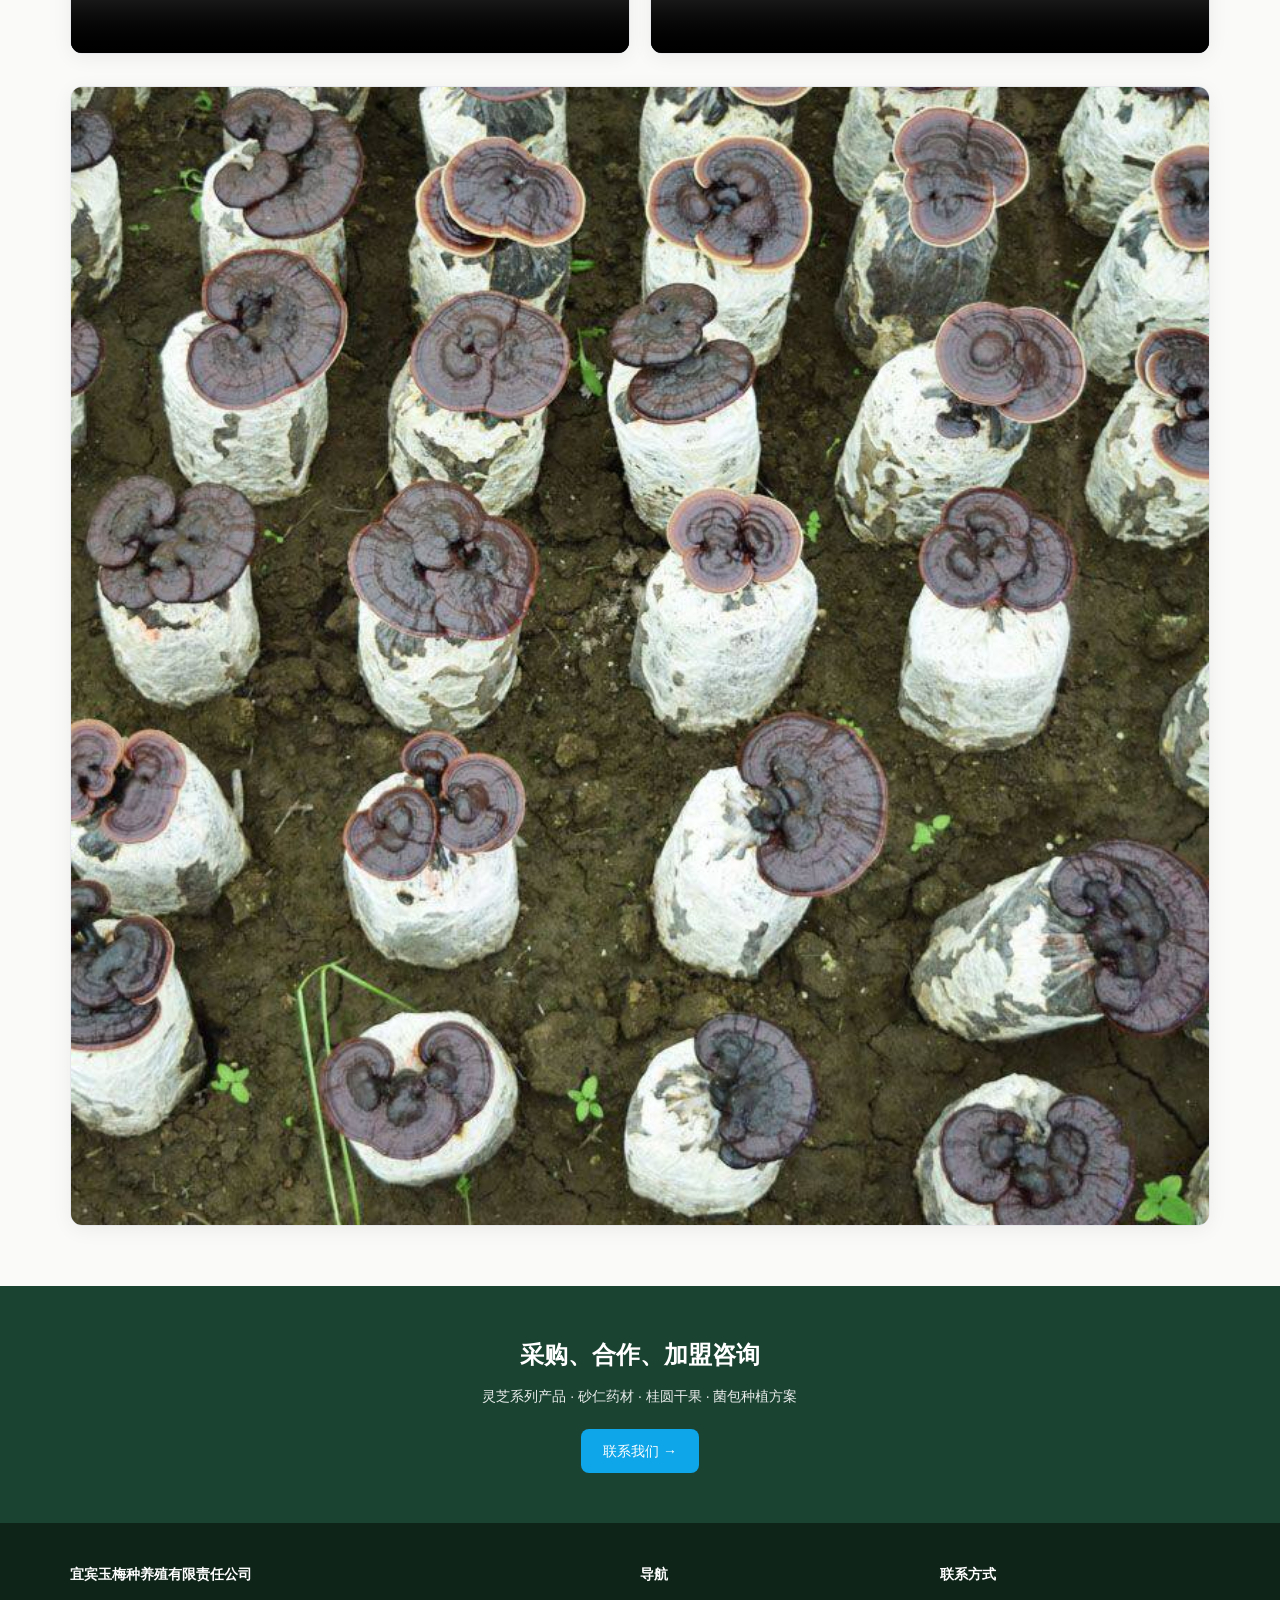
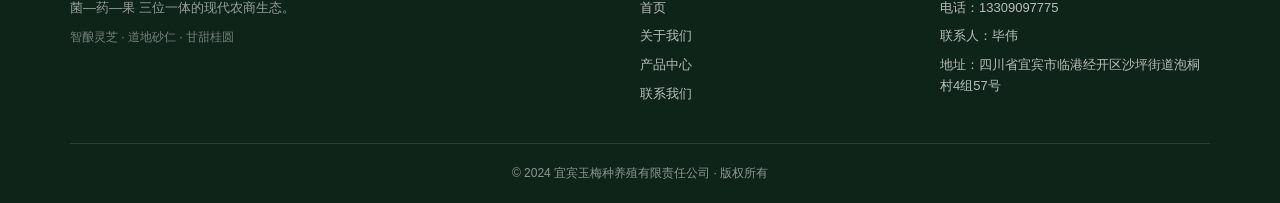
<file: products.html>
<!DOCTYPE html>
<html lang="zh-CN">
<head>
<meta charset="UTF-8">
<meta name="viewport" content="width=device-width, initial-scale=1.0">
<title>产品中心 · 宜宾玉梅种养殖有限责任公司</title>
<meta name="description" content="玉梅农业核心产品矩阵：灵芝（整枝/切片/干品）、灵芝菌包、灵芝嫩芽、砂仁（壳砂仁/砂仁果/砂仁干货）、桂圆（鲜食/干果）。菌-药-果三位一体现代农商生态。">
<link rel="stylesheet" href="assets/style.css">
</head>
<body>

<nav class="navbar">
  <div class="container">
    <a href="index.html" class="logo">
      <span class="logo-mark">玉</span>
      <span>玉梅农业</span>
    </a>
    <ul class="nav-menu" id="navMenu">
      <li><a href="index.html">首页</a></li>
      <li><a href="about.html">关于我们</a></li>
      <li><a href="products.html" class="active">产品中心</a></li>
      <li><a href="contact.html">联系我们</a></li>
    </ul>
    <button class="nav-toggle" id="navToggle" aria-label="菜单">≡</button>
  </div>
</nav>

<section class="hero" style="padding:50px 0 50px;">
  <div class="container">
    <div>
      <div class="hero-tag"><span class="dot"></span>菌-药-果 三位一体</div>
      <h1>从灵芝到砂仁<br>构建<span class="accent">全产业链产品矩阵</span></h1>
      <p>以灵芝全产业链为主轴，宜宾道地砂仁为特色支撑，配套桂圆等本土优鲜果品，构建「菌—药—果」三位一体的产品矩阵。</p>
    </div>
  </div>
</section>

<!-- 产品矩阵概览 -->
<section class="section section-alt">
  <div class="container">
    <div class="section-header">
      <span class="eyebrow">核心产品</span>
      <h2>五大产品线 · 全产业链覆盖</h2>
      <p>从菌种研发到终端销售，每一环节都可追溯、可控、可信赖</p>
    </div>

    <div class="grid grid-3">
      <!-- 灵芝 -->
      <div class="product-card">
        <div class="product-cover"><img src="assets/images/lingzhi-jar.jpg" alt="灵芝子实体罐装"></div>
        <div class="product-body">
          <span class="product-tag">核心主打</span>
          <h3>灵芝（子实体）</h3>
          <p>精选优良菌种，在泡桐村基地智能化恒温恒湿大棚中规范培育。生长过程全程监测温湿度、光照与基质数据，灵芝朵形饱满、菌盖厚实、色泽均匀、有效成分积累稳定。</p>
          <div class="product-spec">📋 规格：整枝灵芝 / 灵芝切片 / 灵芝干品<br>💰 <strong style="color:var(--green);font-size:14px;">灵芝切片：¥86/罐</strong><br>🍵 用途：药膳煲汤、泡酒、保健茶饮、制药深加工原料</div>
        </div>
      </div>

      <!-- 灵芝菌包 -->
      <div class="product-card">
        <div class="product-cover"><img src="assets/images/lingzhi-bag-farm.png" alt="灵芝菌包种植基地"></div>
        <div class="product-body">
          <span class="product-tag">种植服务</span>
          <h3>灵芝菌包</h3>
          <p>在标准化无菌车间内，按「配料—灭菌—接种—培养」一体化工艺流水线生产灵芝栽培菌包。菌种活力强、杂菌污染率低、出芝整齐、生长周期稳定。</p>
          <div class="product-spec">💰 <strong style="color:var(--green);font-size:14px;">¥80/袋</strong><br>👥 面向：种植户、家庭农场、农业合作社、研学体验基地<br>📦 方案：菌包 + 出芝技术指导整套方案</div>
        </div>
      </div>

      <!-- 灵芝嫩芽 -->
      <div class="product-card">
        <div class="product-cover"><img src="assets/images/lingzhi-gift.jpg" alt="灵芝礼盒装"></div>
        <div class="product-body">
          <span class="product-tag">高端鲜食</span>
          <h3>灵芝嫩芽</h3>
          <p>采收于灵芝生长初期的嫩梢幼芝，口感脆嫩、味道清鲜、药食同源，是近年来兴起的高端鲜食菌菜。适用于清炒、涮锅、凉拌、炖汤等多种烹饪方式。</p>
          <div class="product-spec">🎯 定位：应季稀缺、现摘鲜配<br>🏪 渠道：高端餐饮、生鲜精品超市、社群团购</div>
        </div>
      </div>

      <!-- 砂仁 -->
      <div class="product-card">
        <div class="product-cover"><img src="assets/images/sharen.jpg" alt="砂仁干果"></div>
        <div class="product-body">
          <span class="product-tag">道地药材</span>
          <h3>砂仁</h3>
          <p>砂仁既是名贵中药材，又是川南餐饮与酱酒行业重要的香料原料。公司依托观音基地及周边川南道地药材产区的气候土壤优势，开展砂仁规范化种植，并配套初级农产品收购、分选与烘干加工。</p>
          <div class="product-spec">📋 规格：壳砂仁 / 砂仁果 / 砂仁干货<br>🍶 用途：中药材、川南餐饮、酱酒香料</div>
        </div>
      </div>

      <!-- 桂圆 -->
      <div class="product-card">
        <div class="product-cover"><img src="assets/images/guiyuan-peeled.jpg" alt="桂圆：整果+剥开+果核"></div>
        <div class="product-body">
          <span class="product-tag">特色果品</span>
          <h3>桂圆</h3>
          <p>依托川南宜宾及周边产区资源，开展桂圆种植与初级农产品收购、分选、销售。供应鲜食桂圆与桂圆干果，应季上市，与中药材系列形成「药食 + 果品」的产品互补。</p>
          <div class="product-spec">📋 规格：鲜食桂圆 / 桂圆干果<br>📅 应季上市，丰富终端货架与销售季节覆盖</div>
        </div>
      </div>

      <!-- 全产业链 -->
      <div class="product-card" style="background:linear-gradient(135deg,var(--green-soft),#E0F2FE);">
        <div class="product-cover" style="background:transparent;"><img src="assets/images/scene-1.jpg" alt="全产业链场景" style="object-fit:cover;"></div>
        <div class="product-body">
          <span class="product-tag" style="background:var(--green);color:#fff;">全产业链</span>
          <h3>菌—药—果 三位一体</h3>
          <p>灵芝系列（子实体+菌包+嫩芽）+ 道地砂仁 + 桂圆果品，共同构成公司「菌药同源 + 药食 + 果品」的双核心产品结构与多季节覆盖。</p>
          <div class="product-spec">🌱 菌种研发 → 🏭 菌包生产 → 🌾 生态种植 → 📦 采收加工 → 🏬 品牌渠道 → 🎓 农旅体验</div>
        </div>
      </div>
    </div>
  </div>
</section>

<!-- 产品矩阵一览表 -->
<section class="section">
  <div class="container">
    <div class="section-header">
      <span class="eyebrow">产品矩阵</span>
      <h2>一览表</h2>
    </div>
    <table class="info-table">
      <tr style="background:var(--green);color:#fff;">
        <td class="label" style="background:var(--green);color:#fff;">产品</td>
        <td class="value" style="color:#fff;font-weight:600;">类别</td>
        <td class="value" style="color:#fff;font-weight:600;">规格/形式</td>
        <td class="value" style="color:#fff;font-weight:600;">参考价</td>
      </tr>
      <tr><td class="label">灵芝切片</td><td class="value">食药用菌 · 核心主打</td><td class="value">罐装</td><td class="value" style="color:var(--green);font-weight:600;">¥86/罐</td></tr>
      <tr><td class="label">灵芝菌包</td><td class="value">菌种 · 种植服务</td><td class="value">标准化栽培菌包</td><td class="value" style="color:var(--green);font-weight:600;">¥80/袋</td></tr>
      <tr><td class="label">灵芝嫩芽</td><td class="value">高端鲜食菌菜</td><td class="value">应季鲜配</td><td class="value">面议</td></tr>
      <tr><td class="label">砂仁</td><td class="value">道地中药材 · 香料</td><td class="value">壳砂仁 / 砂仁果 / 干货</td><td class="value">面议</td></tr>
      <tr><td class="label">桂圆</td><td class="value">特色果品</td><td class="value">鲜食桂圆 / 桂圆干</td><td class="value">面议</td></tr>
    </table>
  </div>
</section>

<!-- 智慧溯源 -->
<section class="section section-alt">
  <div class="container">
    <div class="section-header">
      <span class="eyebrow">智慧溯源</span>
      <h2>一物一码 · 扫码追溯</h2>
      <p>从田间到餐桌，每一份产品都来源可查、去向可追、品质可控</p>
    </div>
    <div class="grid grid-3">
      <div class="card">
        <div class="card-icon">📥</div>
        <h3>菌种入库</h3>
        <p>菌种源头可溯，建立数字档案起点，每批次菌种有独立身份。</p>
      </div>
      <div class="card">
        <div class="card-icon">🏭</div>
        <h3>菌包生产</h3>
        <p>配料、装袋、灭菌、接种、培养各环节自动化记录，关键参数全程留痕。</p>
      </div>
      <div class="card">
        <div class="card-icon">🌾</div>
        <h3>大田种植</h3>
        <p>温湿度、光照、CO₂、基质含水量等环境数据实时采集与监控。</p>
      </div>
      <div class="card">
        <div class="card-icon">📦</div>
        <h3>采收加工</h3>
        <p>采收时间、批次、加工流程记录，分选与烘干加工可追溯。</p>
      </div>
      <div class="card">
        <div class="card-icon">🏪</div>
        <h3>终端销售</h3>
        <p>门店销售与渠道流通信息可查，去向可追，构建闭环数据。</p>
      </div>
      <div class="card">
        <div class="card-icon">📱</div>
        <h3>扫码溯源</h3>
        <p>消费者扫码即可查看产品完整溯源信息，从产地到货架全程透明。</p>
      </div>
    </div>
  </div>
</section>

<!-- 基地实拍 -->
<section class="section">
  <div class="container">
    <div class="section-header">
      <span class="eyebrow">基地实拍</span>
      <h2>走进灵芝种植基地 · 看得见的品质</h2>
      <p>航拍 + 现场实拍，带您亲临泡桐村灵芝种植基地，亲眼见证菌包到灵芝的生长过程</p>
    </div>
    <div class="grid grid-2">
      <div style="border-radius:12px;overflow:hidden;border:1px solid var(--border);box-shadow:var(--shadow);">
        <video src="assets/videos/video-1.mp4" controls style="width:100%;display:block;background:#000;" preload="metadata" playsinline></video>
      </div>
      <div style="border-radius:12px;overflow:hidden;border:1px solid var(--border);box-shadow:var(--shadow);">
        <video src="assets/videos/video-2.mp4" controls style="width:100%;display:block;background:#000;" preload="metadata" playsinline></video>
      </div>
    </div>
    <div style="margin-top:32px;border-radius:12px;overflow:hidden;border:1px solid var(--border);box-shadow:var(--shadow);">
      <img src="assets/images/lingzhi-bag-farm.png" alt="灵芝菌包种植基地实景" style="width:100%;display:block;">
    </div>
  </div>
</section>

<!-- CTA -->
<section class="cta">
  <div class="container">
    <h2>采购、合作、加盟咨询</h2>
    <p>灵芝系列产品 · 砂仁药材 · 桂圆干果 · 菌包种植方案</p>
    <a href="contact.html" class="btn btn-primary">联系我们 →</a>
  </div>
</section>

<footer>
  <div class="container">
    <div class="footer-grid">
      <div>
        <h4>宜宾玉梅种养殖有限责任公司</h4>
        <p style="margin-bottom:10px;opacity:.8;">菌—药—果 三位一体的现代农商生态。</p>
        <p style="opacity:.6;font-size:12px;">智酿灵芝 · 道地砂仁 · 甘甜桂圆</p>
      </div>
      <div>
        <h4>导航</h4>
        <ul>
          <li><a href="index.html">首页</a></li>
          <li><a href="about.html">关于我们</a></li>
          <li><a href="products.html">产品中心</a></li>
          <li><a href="contact.html">联系我们</a></li>
        </ul>
      </div>
      <div>
        <h4>联系方式</h4>
        <ul>
          <li>电话：13309097775</li>
          <li>联系人：毕伟</li>
          <li>地址：四川省宜宾市临港经开区沙坪街道泡桐村4组57号</li>
        </ul>
      </div>
    </div>
    <div class="footer-bottom">
      © 2024 宜宾玉梅种养殖有限责任公司 · 版权所有
    </div>
  </div>
</footer>

<script>
  document.getElementById('navToggle').addEventListener('click', function() {
    document.getElementById('navMenu').classList.toggle('open');
  });
</script>
</body>
</html>
</file>
<file: assets/style.css>
/* ===========================================
   玉梅农业 · 企业官网统一样式
   生态绿 + 科技蓝 · 移动优先响应式
   =========================================== */

:root {
  --green: #1B4332;
  --green-light: #2D6A4F;
  --green-soft: #D8F3DC;
  --tech: #0EA5E9;
  --tech-dark: #0369A1;
  --bg: #FAFAF9;
  --card: #FFFFFF;
  --text: #1F2937;
  --muted: #6B7280;
  --border: #E5E7EB;
  --shadow: 0 4px 20px rgba(0,0,0,.06);
  --shadow-lg: 0 10px 40px rgba(0,0,0,.10);
}

* { box-sizing: border-box; margin: 0; padding: 0; }
html { scroll-behavior: smooth; }
body {
  font-family: -apple-system, "PingFang SC", "Microsoft YaHei", "Helvetica Neue", Arial, sans-serif;
  background: var(--bg);
  color: var(--text);
  line-height: 1.6;
  font-size: 15px;
  -webkit-font-smoothing: antialiased;
}

.container { max-width: 1180px; margin: 0 auto; padding: 0 20px; }

/* ============ 顶部导航 ============ */
.navbar {
  position: sticky;
  top: 0;
  background: rgba(255,255,255,.95);
  backdrop-filter: blur(10px);
  border-bottom: 1px solid var(--border);
  z-index: 100;
}
.navbar .container {
  display: flex;
  align-items: center;
  justify-content: space-between;
  height: 64px;
}
.logo {
  display: flex;
  align-items: center;
  gap: 8px;
  text-decoration: none;
  color: var(--green);
  font-weight: 700;
  font-size: 16px;
}
.logo .logo-mark {
  width: 32px;
  height: 32px;
  border-radius: 8px;
  background: linear-gradient(135deg, var(--green), var(--tech));
  display: flex;
  align-items: center;
  justify-content: center;
  color: #fff;
  font-size: 16px;
  font-weight: 700;
}
.nav-menu {
  display: flex;
  gap: 4px;
  list-style: none;
}
.nav-menu a {
  text-decoration: none;
  color: var(--text);
  font-size: 14px;
  padding: 8px 14px;
  border-radius: 6px;
  transition: all .15s;
}
.nav-menu a:hover, .nav-menu a.active {
  color: var(--green);
  background: var(--green-soft);
}
.nav-toggle { display: none; }

@media (max-width: 720px) {
  .nav-menu {
    display: none;
    position: absolute;
    top: 64px;
    left: 0;
    right: 0;
    background: #fff;
    flex-direction: column;
    padding: 8px 16px;
    border-bottom: 1px solid var(--border);
    box-shadow: var(--shadow);
  }
  .nav-menu.open { display: flex; }
  .nav-toggle {
    display: inline-flex;
    background: transparent;
    border: 1px solid var(--border);
    border-radius: 6px;
    padding: 6px 10px;
    cursor: pointer;
    font-size: 18px;
    color: var(--green);
  }
}

/* ============ Hero ============ */
.hero {
  position: relative;
  background: linear-gradient(135deg, #0F2419 0%, #1B4332 50%, #0369A1 100%);
  color: #fff;
  padding: 70px 0 80px;
  overflow: hidden;
}
.hero::before {
  content: "";
  position: absolute;
  inset: 0;
  background:
    radial-gradient(circle at 20% 30%, rgba(14,165,233,.25), transparent 50%),
    radial-gradient(circle at 80% 70%, rgba(216,243,220,.10), transparent 50%);
  pointer-events: none;
}
.hero .container {
  position: relative;
  display: grid;
  grid-template-columns: 1.4fr 1fr;
  gap: 40px;
  align-items: center;
}
.hero-tag {
  display: inline-flex;
  align-items: center;
  gap: 6px;
  padding: 5px 12px;
  background: rgba(14,165,233,.18);
  border: 1px solid rgba(14,165,233,.4);
  border-radius: 999px;
  font-size: 12px;
  color: #BAE6FD;
  margin-bottom: 18px;
}
.hero-tag .dot {
  width: 6px; height: 6px;
  background: var(--tech);
  border-radius: 50%;
  box-shadow: 0 0 0 4px rgba(14,165,233,.3);
}
.hero h1 {
  font-size: 36px;
  line-height: 1.2;
  font-weight: 700;
  margin-bottom: 16px;
  letter-spacing: -.5px;
}
.hero h1 .accent { color: #7DD3FC; }
.hero p {
  font-size: 15px;
  opacity: .9;
  margin-bottom: 26px;
  max-width: 540px;
}
.hero-actions {
  display: flex;
  gap: 12px;
  flex-wrap: wrap;
}
.btn {
  display: inline-flex;
  align-items: center;
  gap: 6px;
  padding: 11px 22px;
  border-radius: 8px;
  font-size: 14px;
  font-weight: 500;
  text-decoration: none;
  cursor: pointer;
  border: none;
  transition: all .15s;
  font-family: inherit;
}
.btn-primary {
  background: var(--tech);
  color: #fff;
}
.btn-primary:hover { background: var(--tech-dark); transform: translateY(-1px); }
.btn-ghost {
  background: rgba(255,255,255,.08);
  color: #fff;
  border: 1px solid rgba(255,255,255,.3);
}
.btn-ghost:hover { background: rgba(255,255,255,.15); }
.btn-green {
  background: var(--green);
  color: #fff;
}
.btn-green:hover { background: #14532D; }

.hero-card {
  background: rgba(255,255,255,.08);
  border: 1px solid rgba(255,255,255,.18);
  border-radius: 14px;
  padding: 22px;
  backdrop-filter: blur(8px);
}
.hero-card h3 {
  font-size: 13px;
  opacity: .8;
  margin-bottom: 14px;
  font-weight: 500;
}
.hero-stats {
  display: grid;
  grid-template-columns: 1fr 1fr;
  gap: 14px;
}
.hero-stat {
  text-align: left;
}
.hero-stat .num {
  font-size: 24px;
  font-weight: 700;
  color: #7DD3FC;
  line-height: 1;
}
.hero-stat .label {
  font-size: 12px;
  opacity: .75;
  margin-top: 4px;
}

@media (max-width: 900px) {
  .hero .container { grid-template-columns: 1fr; }
  .hero h1 { font-size: 28px; }
  .hero-card { display: none; }
}

/* ============ 通用区块 ============ */
.section { padding: 60px 0; }
.section-alt { background: #fff; }
.section-header {
  text-align: center;
  margin-bottom: 40px;
}
.section-header .eyebrow {
  display: inline-block;
  font-size: 12px;
  color: var(--tech-dark);
  background: var(--green-soft);
  padding: 4px 12px;
  border-radius: 999px;
  margin-bottom: 12px;
  font-weight: 500;
}
.section-header h2 {
  font-size: 26px;
  color: var(--green);
  font-weight: 700;
  margin-bottom: 10px;
  letter-spacing: -.3px;
}
.section-header p {
  color: var(--muted);
  font-size: 14px;
  max-width: 640px;
  margin: 0 auto;
}

/* ============ 卡片网格 ============ */
.grid {
  display: grid;
  gap: 20px;
}
.grid-3 { grid-template-columns: repeat(3, 1fr); }
.grid-2 { grid-template-columns: repeat(2, 1fr); }
@media (max-width: 900px) {
  .grid-3 { grid-template-columns: 1fr 1fr; }
}
@media (max-width: 600px) {
  .grid-3, .grid-2 { grid-template-columns: 1fr; }
}

.card {
  background: var(--card);
  border: 1px solid var(--border);
  border-radius: 12px;
  padding: 22px;
  transition: all .2s;
}
.card:hover {
  box-shadow: var(--shadow-lg);
  transform: translateY(-2px);
  border-color: var(--green-light);
}
.card-icon {
  width: 44px;
  height: 44px;
  border-radius: 10px;
  background: linear-gradient(135deg, var(--green-soft), #E0F2FE);
  display: flex;
  align-items: center;
  justify-content: center;
  font-size: 22px;
  margin-bottom: 14px;
}
.card h3 {
  font-size: 16px;
  font-weight: 600;
  margin-bottom: 8px;
  color: var(--green);
}
.card p {
  font-size: 13px;
  color: var(--muted);
  line-height: 1.7;
}

/* ============ 产品卡 ============ */
.product-card {
  background: var(--card);
  border-radius: 14px;
  overflow: hidden;
  border: 1px solid var(--border);
  transition: all .2s;
}
.product-card:hover { box-shadow: var(--shadow-lg); transform: translateY(-3px); }
.product-cover {
  height: 180px;
  background: linear-gradient(135deg, var(--green-soft), #E0F2FE);
  display: flex;
  align-items: center;
  justify-content: center;
  font-size: 56px;
  overflow: hidden;
  position: relative;
}
.product-cover img {
  width: 100%;
  height: 100%;
  object-fit: cover;
  display: block;
}
.product-body { padding: 18px; }
.product-tag {
  display: inline-block;
  font-size: 11px;
  padding: 2px 8px;
  border-radius: 999px;
  background: var(--green-soft);
  color: var(--green);
  margin-bottom: 8px;
  font-weight: 500;
}
.product-body h3 {
  font-size: 17px;
  font-weight: 600;
  color: var(--text);
  margin-bottom: 8px;
}
.product-body p {
  font-size: 13px;
  color: var(--muted);
  margin-bottom: 12px;
  line-height: 1.7;
}
.product-spec {
  font-size: 12px;
  color: var(--tech-dark);
  padding-top: 10px;
  border-top: 1px dashed var(--border);
}

/* ============ 信息表 ============ */
.info-table {
  width: 100%;
  border-collapse: collapse;
  background: #fff;
  border-radius: 12px;
  overflow: hidden;
  box-shadow: var(--shadow);
}
.info-table tr { border-bottom: 1px solid var(--border); }
.info-table tr:last-child { border-bottom: none; }
.info-table td {
  padding: 14px 18px;
  font-size: 14px;
  vertical-align: top;
}
.info-table td.label {
  background: #F9FAFB;
  color: var(--muted);
  width: 130px;
  font-weight: 500;
}
.info-table td.value { color: var(--text); }

/* ============ 时间线 ============ */
.timeline {
  position: relative;
  padding-left: 28px;
}
.timeline::before {
  content: "";
  position: absolute;
  left: 8px;
  top: 6px;
  bottom: 6px;
  width: 2px;
  background: linear-gradient(var(--green), var(--tech));
}
.timeline-item {
  position: relative;
  margin-bottom: 20px;
}
.timeline-item::before {
  content: "";
  position: absolute;
  left: -28px;
  top: 6px;
  width: 14px;
  height: 14px;
  border-radius: 50%;
  background: #fff;
  border: 3px solid var(--green);
}
.timeline-item .time {
  font-size: 12px;
  color: var(--tech-dark);
  font-weight: 600;
  margin-bottom: 4px;
}
.timeline-item h4 {
  font-size: 15px;
  margin-bottom: 4px;
  color: var(--text);
}
.timeline-item p {
  font-size: 13px;
  color: var(--muted);
}

/* ============ 数据条 ============ */
.stat-band {
  background: linear-gradient(135deg, var(--green), var(--tech-dark));
  color: #fff;
  padding: 50px 0;
}
.stat-band .grid {
  grid-template-columns: repeat(4, 1fr);
  text-align: center;
}
.stat-band .num {
  font-size: 32px;
  font-weight: 700;
  margin-bottom: 4px;
}
.stat-band .label {
  font-size: 13px;
  opacity: .85;
}
@media (max-width: 700px) {
  .stat-band .grid { grid-template-columns: 1fr 1fr; gap: 24px; }
}

/* ============ CTA ============ */
.cta {
  background: var(--green);
  color: #fff;
  padding: 50px 0;
  text-align: center;
}
.cta h2 {
  font-size: 24px;
  margin-bottom: 10px;
}
.cta p {
  opacity: .9;
  margin-bottom: 22px;
  font-size: 14px;
}

/* ============ 页脚 ============ */
footer {
  background: #0F2419;
  color: rgba(255,255,255,.7);
  padding: 40px 0 20px;
  font-size: 13px;
}
.footer-grid {
  display: grid;
  grid-template-columns: 2fr 1fr 1fr;
  gap: 30px;
  margin-bottom: 30px;
}
.footer-grid h4 {
  color: #fff;
  font-size: 14px;
  margin-bottom: 12px;
}
.footer-grid ul { list-style: none; }
.footer-grid ul li { margin-bottom: 8px; }
.footer-grid a {
  color: rgba(255,255,255,.7);
  text-decoration: none;
}
.footer-grid a:hover { color: #fff; }
.footer-bottom {
  border-top: 1px solid rgba(255,255,255,.15);
  padding-top: 20px;
  text-align: center;
  font-size: 12px;
  opacity: .75;
}
@media (max-width: 700px) {
  .footer-grid { grid-template-columns: 1fr; gap: 20px; }
}

/* ============ 通用工具 ============ */
.text-center { text-align: center; }
.mt-20 { margin-top: 20px; }
.mt-40 { margin-top: 40px; }
.mb-20 { margin-bottom: 20px; }
.lead {
  font-size: 16px;
  color: var(--muted);
  line-height: 1.8;
}
.divider {
  height: 1px;
  background: var(--border);
  margin: 32px 0;
}
.tag-list {
  display: flex;
  flex-wrap: wrap;
  gap: 8px;
  margin-top: 12px;
}
.tag-list .tag {
  font-size: 12px;
  padding: 4px 10px;
  border-radius: 999px;
  background: var(--green-soft);
  color: var(--green);
}
</file>
